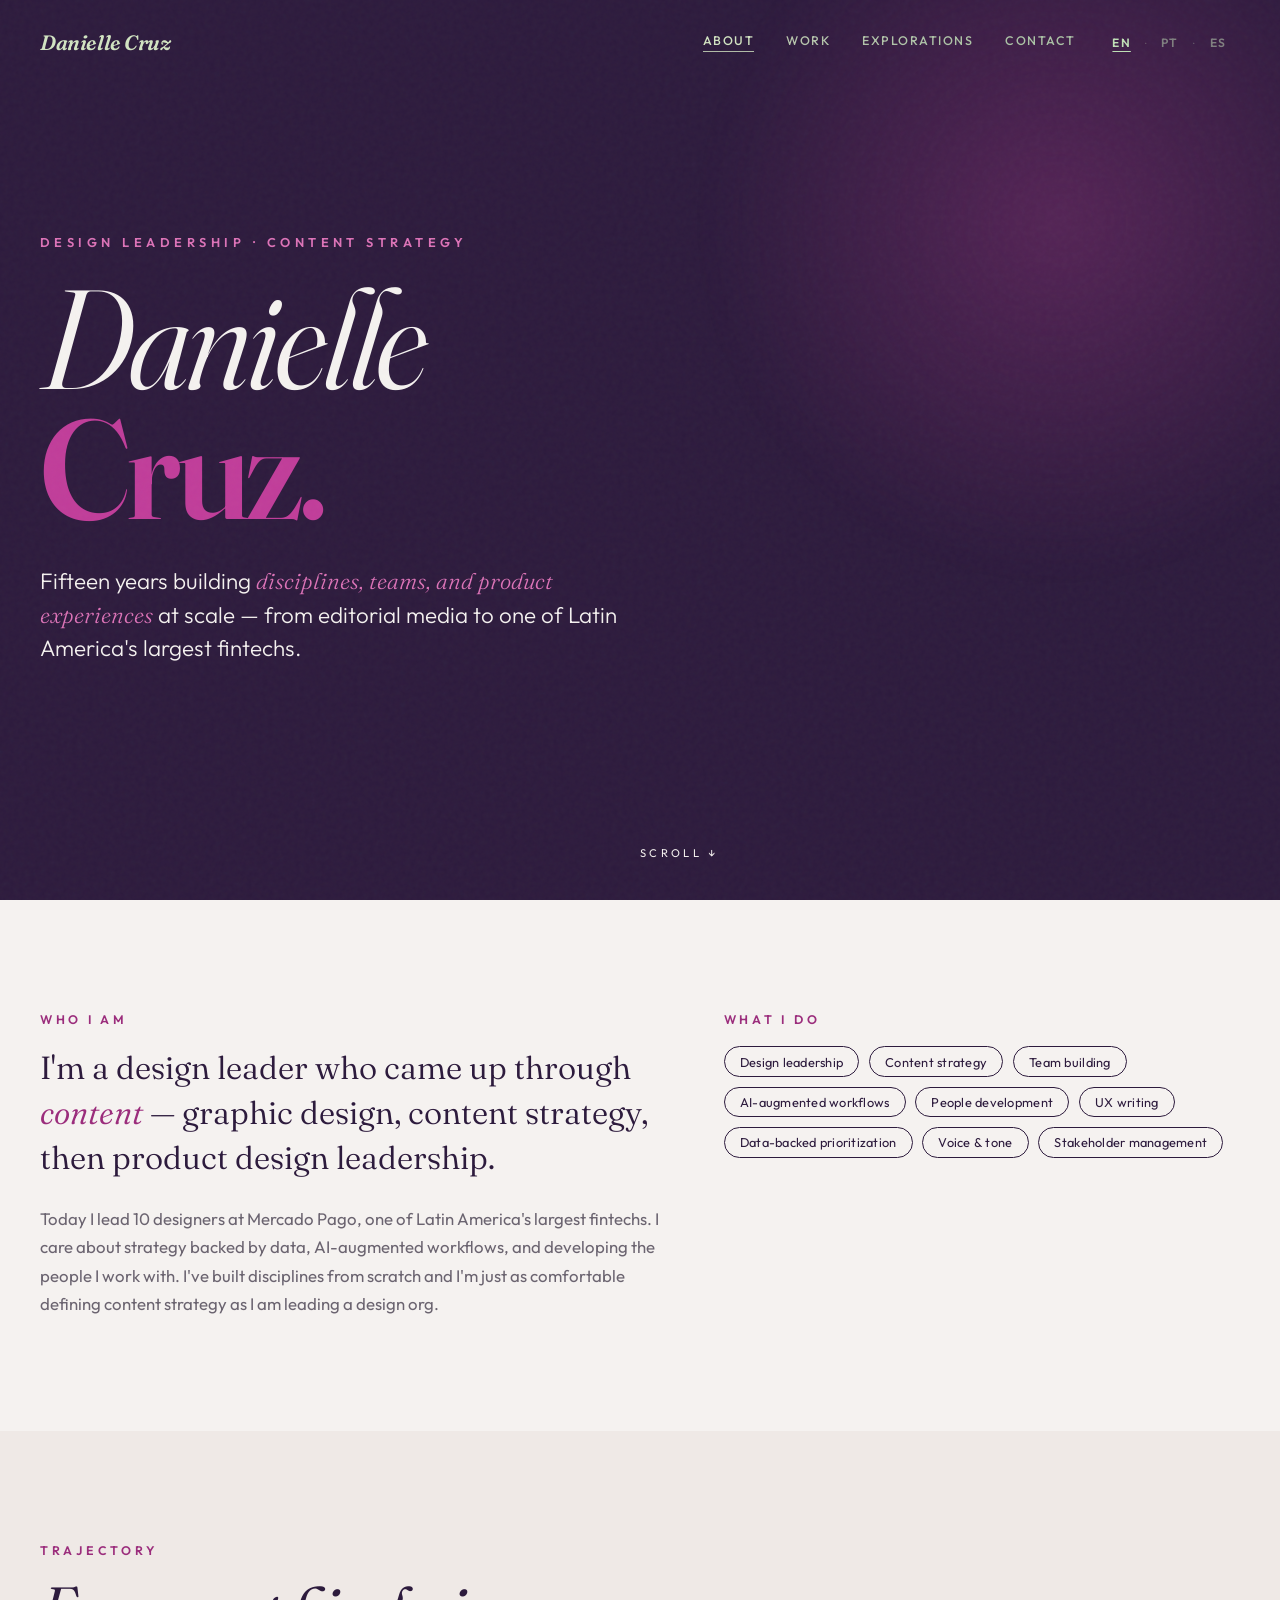
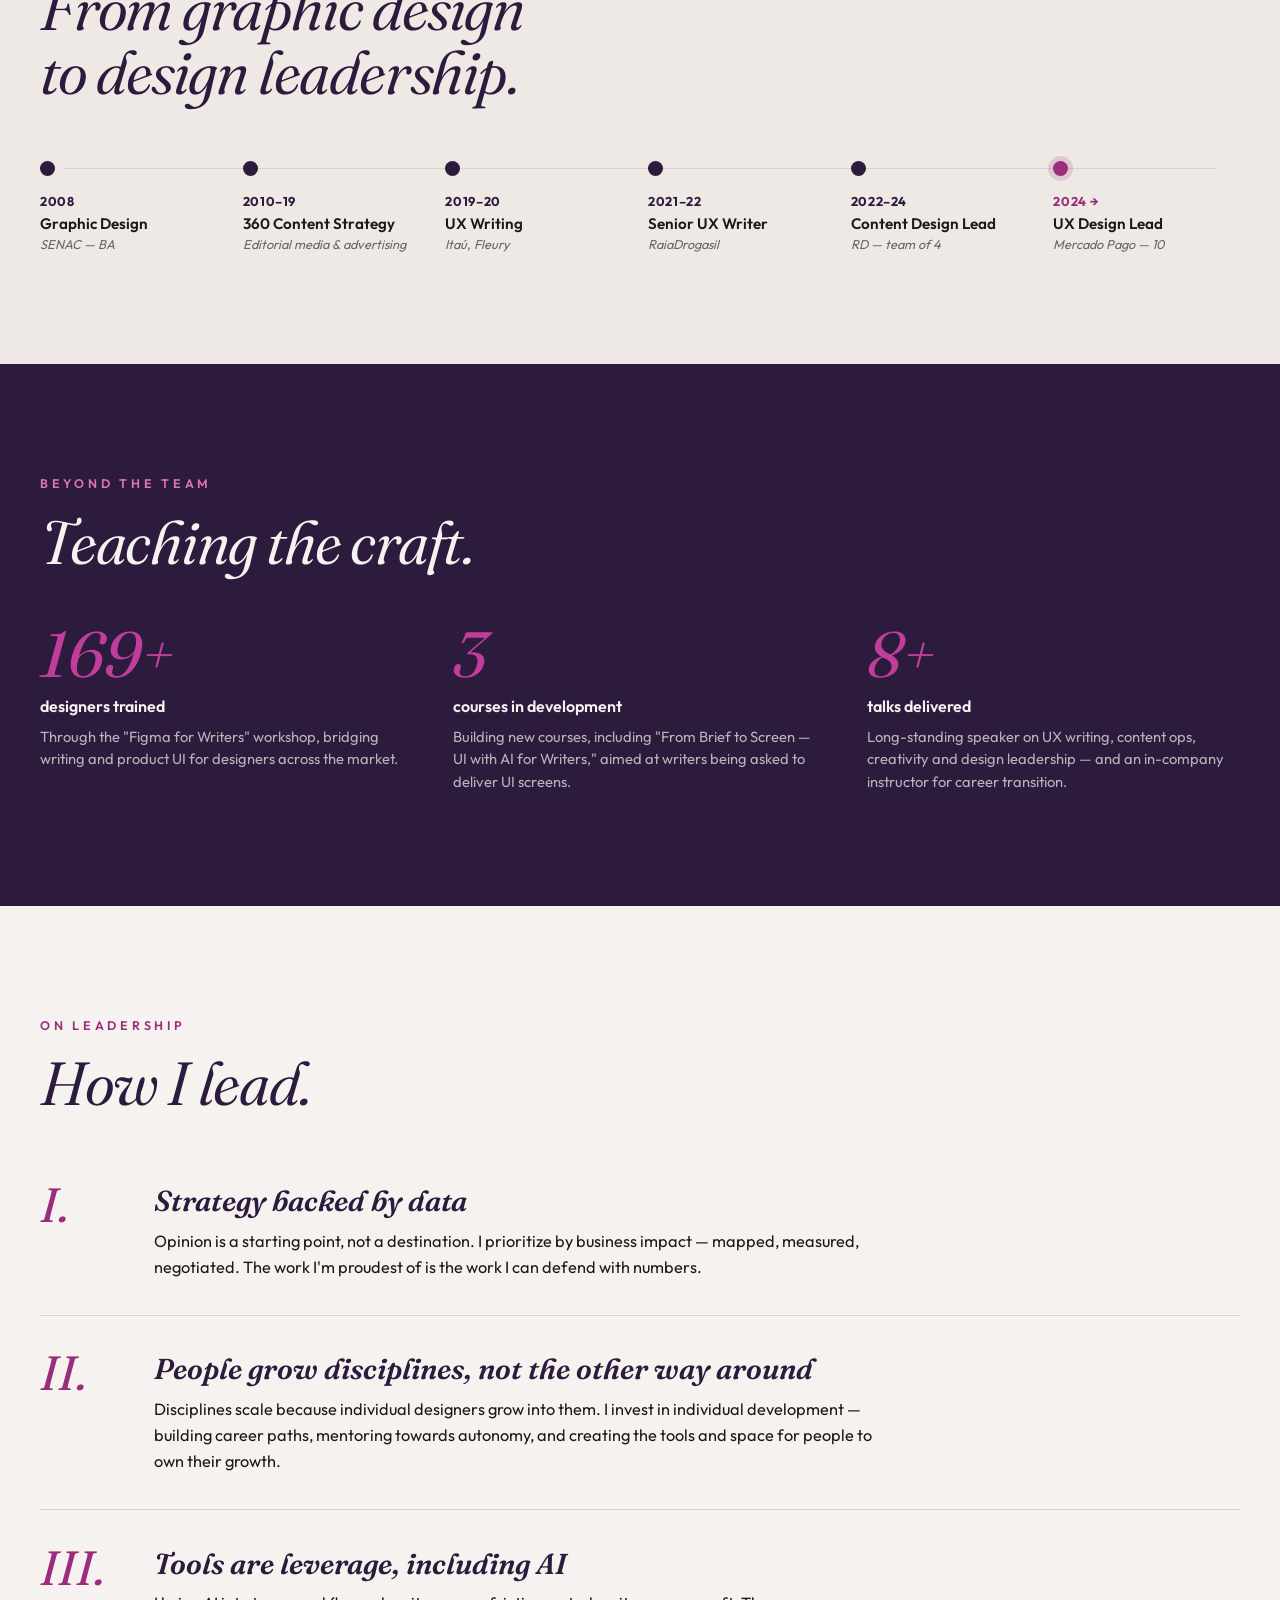
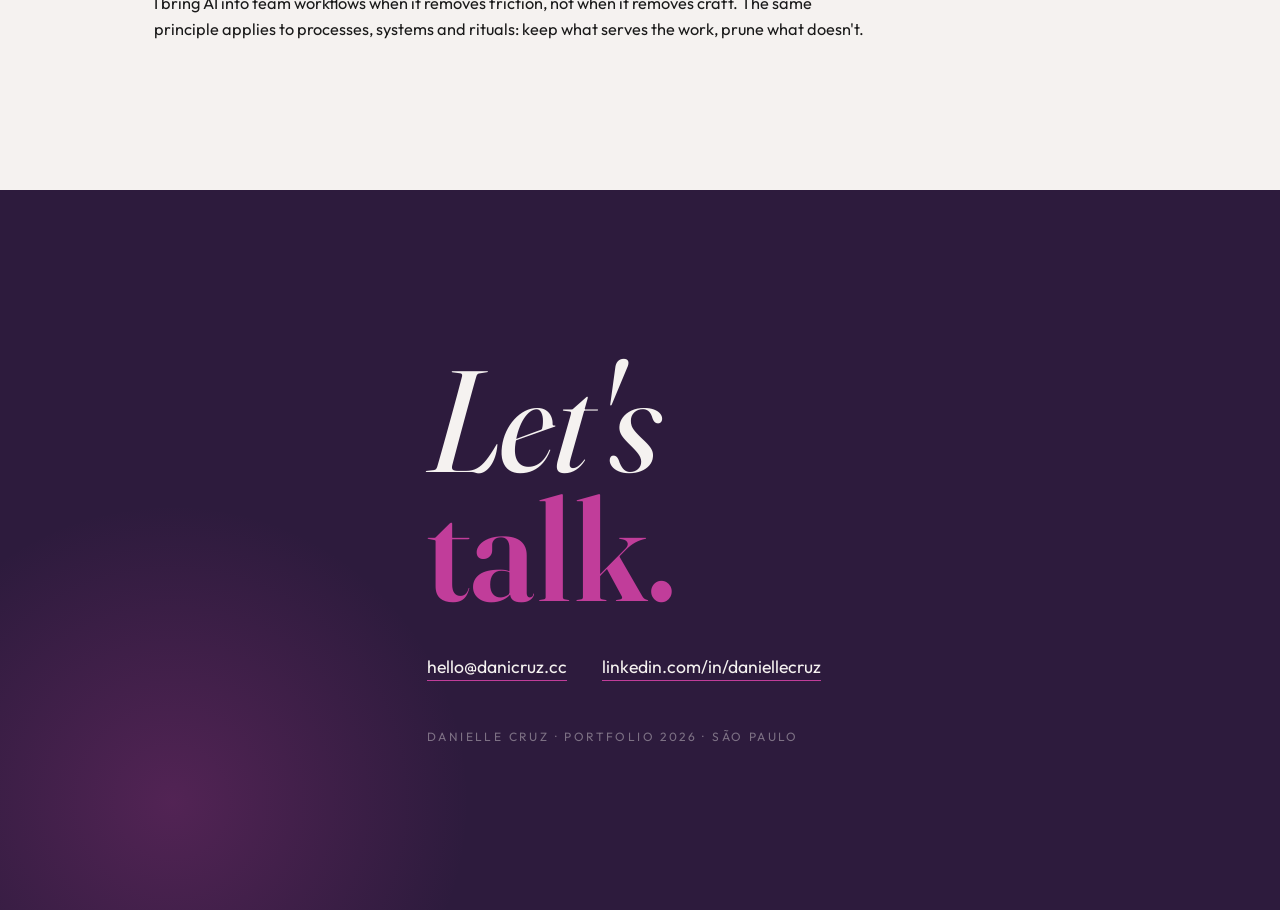
<file: index.html>
<!DOCTYPE html>
<html lang="en">
<head>
<meta charset="UTF-8">
<meta name="viewport" content="width=device-width, initial-scale=1.0">
<title>Danielle Cruz — Design Leadership</title>
<meta name="description" content="Danielle Cruz — design leader with fifteen years building disciplines, teams, and product experiences at scale, from editorial media to one of Latin America's largest fintechs.">
<link rel="canonical" href="https://danicruz.cc/">
<meta property="og:type" content="website">
<meta property="og:url" content="https://danicruz.cc/">
<meta property="og:title" content="Danielle Cruz — Design Leadership">
<meta property="og:description" content="Fifteen years building disciplines, teams, and product experiences at scale — from editorial media to one of Latin America's largest fintechs.">
<meta property="og:image" content="https://danicruz.cc/assets/img/og-image.png">
<meta property="og:image:width" content="1200">
<meta property="og:image:height" content="630">
<meta name="twitter:card" content="summary_large_image">
<meta name="twitter:title" content="Danielle Cruz — Design Leadership">
<meta name="twitter:description" content="Fifteen years building disciplines, teams, and product experiences at scale.">
<meta name="twitter:image" content="https://danicruz.cc/assets/img/og-image.png">
<meta name="theme-color" content="#2D1B3D">
<link rel="icon" type="image/png" sizes="32x32" href="assets/icons/favicon-32.png">
<link rel="icon" type="image/png" sizes="16x16" href="assets/icons/favicon-16.png">
<link rel="apple-touch-icon" sizes="180x180" href="assets/icons/apple-touch-icon.png">
<link rel="preconnect" href="https://fonts.googleapis.com">
<link rel="preconnect" href="https://fonts.gstatic.com" crossorigin>
<link href="https://fonts.googleapis.com/css2?family=Fraunces:ital,opsz,wght@0,9..144,300..900;1,9..144,300..900&family=Outfit:wght@300;400;500;600;700&display=swap" rel="stylesheet">
<link rel="stylesheet" href="assets/css/site.css">
</head>
<body>
<nav>
  <div class="logo">Danielle Cruz</div>
  <div style="display:flex;align-items:center;">
    <div class="links" id="nav-links">
      <a href="index.html" class="active" data-i18n="nav_about">About</a>
      <a href="work.html" data-i18n="nav_work">Work</a>
      <a href="explorations.html" data-i18n="nav_explorations">Explorations</a>
      <a href="#contact" data-i18n="nav_contact">Contact</a>
    </div>
    <div class="lang-switch">
      <button data-lang="en" class="active">EN</button>
      <span class="sep">·</span>
      <button data-lang="pt">PT</button>
      <span class="sep">·</span>
      <button data-lang="es">ES</button>
    </div>
    <button class="nav-toggle" id="nav-toggle" aria-expanded="false" aria-controls="nav-links" aria-label="Open menu">
      <span></span>
    </button>
  </div>
</nav>
<!-- HERO -->
<header class="hero">
  <div class="hero-inner">
    <div class="eyebrow" data-i18n="hero_eyebrow">Design Leadership · Content Strategy</div>
    <h1>
      <span class="l1">Danielle</span>
      <span class="l2">Cruz.</span>
    </h1>
    <p class="tagline" data-i18n="hero_tagline">Fifteen years building <em>disciplines, teams, and product experiences</em> at scale — from editorial media to one of Latin America's largest fintechs.</p>
  </div>
  <div class="scroll-hint" data-i18n="hero_scroll">Scroll ↓</div>
</header>
<!-- INTRO -->
<section id="about">
  <div class="wrap intro-grid">
    <div class="reveal">
      <div class="sec-label" data-i18n="about_label">Who I am</div>
      <p class="intro-lead" data-i18n="about_lead">I'm a design leader who came up through <em>content</em> — graphic design, content strategy, then product design leadership.</p>
      <p class="intro-body" data-i18n="about_body">Today I lead 10 designers at Mercado Pago, one of Latin America's largest fintechs. I care about strategy backed by data, AI-augmented workflows, and developing the people I work with. I've built disciplines from scratch and I'm just as comfortable defining content strategy as I am leading a design org.</p>
    </div>
    <div class="reveal">
      <div class="sec-label" data-i18n="about_what">What I do</div>
      <div class="tags">
        <span class="tag" data-i18n="tag_1">Design leadership</span>
        <span class="tag" data-i18n="tag_2">Content strategy</span>
        <span class="tag" data-i18n="tag_3">Team building</span>
        <span class="tag" data-i18n="tag_4">AI-augmented workflows</span>
        <span class="tag" data-i18n="tag_5">People development</span>
        <span class="tag" data-i18n="tag_6">UX writing</span>
        <span class="tag" data-i18n="tag_7">Data-backed prioritization</span>
        <span class="tag" data-i18n="tag_8">Voice &amp; tone</span>
        <span class="tag" data-i18n="tag_9">Stakeholder management</span>
      </div>
    </div>
  </div>
</section>
<!-- TIMELINE -->
<section class="timeline-sec">
  <div class="wrap">
    <div class="reveal">
      <div class="sec-label" data-i18n="tl_label">Trajectory</div>
      <h2 class="sec-title" data-i18n="tl_title">From graphic design<br>to design leadership.</h2>
    </div>
    <div class="tl">
      <div class="tl-item" style="--i:0"><span class="dot"></span><div class="yr">2008</div><div class="role" data-i18n="tl_r1">Graphic Design</div><div class="place" data-i18n="tl_p1">SENAC — BA</div></div>
      <div class="tl-item" style="--i:1"><span class="dot"></span><div class="yr">2010–19</div><div class="role" data-i18n="tl_r2">360 Content Strategy</div><div class="place" data-i18n="tl_p2">Editorial media &amp; advertising</div></div>
      <div class="tl-item" style="--i:2"><span class="dot"></span><div class="yr">2019–20</div><div class="role" data-i18n="tl_r3">UX Writing</div><div class="place">Itaú, Fleury</div></div>
      <div class="tl-item" style="--i:3"><span class="dot"></span><div class="yr">2021–22</div><div class="role" data-i18n="tl_r4">Senior UX Writer</div><div class="place">RaiaDrogasil</div></div>
      <div class="tl-item" style="--i:4"><span class="dot"></span><div class="yr">2022–24</div><div class="role" data-i18n="tl_r5">Content Design Lead</div><div class="place" data-i18n="tl_p5">RD — team of 4</div></div>
      <div class="tl-item" style="--i:5"><span class="dot"></span><div class="yr">2024 →</div><div class="role" data-i18n="tl_r6">UX Design Lead</div><div class="place" data-i18n="tl_p6">Mercado Pago — 10</div></div>
    </div>
  </div>
</section>
<!-- TEACHING -->
<section id="teaching" class="teach-sec">
  <div class="wrap">
    <div class="reveal">
      <div class="sec-label" data-i18n="teach_label">Beyond the team</div>
      <h2 class="sec-title" data-i18n="teach_title">Teaching the craft.</h2>
    </div>
    <div class="teach-grid">
      <div class="teach reveal"><div class="tn" data-count="200" data-suffix="+">0</div><div class="tt" data-i18n="teach_t1">designers trained</div><div class="td" data-i18n="teach_d1">Through the "Figma for Writers" workshop, bridging writing and product UI for designers across the market.</div></div>
      <div class="teach reveal"><div class="tn" data-count="3">0</div><div class="tt" data-i18n="teach_t2">courses in development</div><div class="td" data-i18n="teach_d2">Building new courses, including "From Brief to Screen — UI with AI for Writers," aimed at writers being asked to deliver UI screens.</div></div>
      <div class="teach reveal"><div class="tn" data-count="10" data-suffix="+">0</div><div class="tt" data-i18n="teach_t3">talks delivered</div><div class="td" data-i18n="teach_d3">Long-standing speaker on UX writing, content ops, creativity and design leadership — and an in-company instructor for career transition.</div></div>
    </div>
  </div>
</section>
<!-- PRINCIPLES -->
<section id="leadership">
  <div class="wrap">
    <div class="reveal">
      <div class="sec-label" data-i18n="lead_label">On leadership</div>
      <h2 class="sec-title" data-i18n="lead_title">How I lead.</h2>
    </div>
    <div class="principles">
      <div class="principle reveal">
        <div class="pnum">I.</div>
        <div>
          <div class="ph" data-i18n="p1_h">Strategy backed by data</div>
          <div class="pp" data-i18n="p1_p">Opinion is a starting point, not a destination. I prioritize by business impact — mapped, measured, negotiated. The work I'm proudest of is the work I can defend with numbers.</div>
        </div>
      </div>
      <div class="principle reveal">
        <div class="pnum">II.</div>
        <div>
          <div class="ph" data-i18n="p2_h">People grow disciplines, not the other way around</div>
          <div class="pp" data-i18n="p2_p">Disciplines scale because individual designers grow into them. I invest in individual development — building career paths, mentoring towards autonomy, and creating the tools and space for people to own their growth.</div>
        </div>
      </div>
      <div class="principle reveal">
        <div class="pnum">III.</div>
        <div>
          <div class="ph" data-i18n="p3_h">Tools are leverage, including AI</div>
          <div class="pp" data-i18n="p3_p">I bring AI into team workflows when it removes friction, not when it removes craft. The same principle applies to processes, systems and rituals: keep what serves the work, prune what doesn't.</div>
        </div>
      </div>
    </div>
  </div>
</section>
<!-- CONTACT -->
<section id="contact" class="contact">
  <div class="wrap">
    <div class="big reveal" data-i18n-html="contact_big">Let's<strong>talk.</strong></div>
    <div class="links reveal">
      <a href="mailto:hello@danicruz.cc">hello@danicruz.cc</a>
      <a href="https://linkedin.com/in/daniellecruz" target="_blank" rel="noopener">linkedin.com/in/daniellecruz</a>
    </div>
    <div class="footer-note" data-i18n="footer">Danielle Cruz · Portfolio 2026 · São Paulo</div>
  </div>
</section>
<script src="assets/js/site.js"></script>
</body>
</html>
</file>
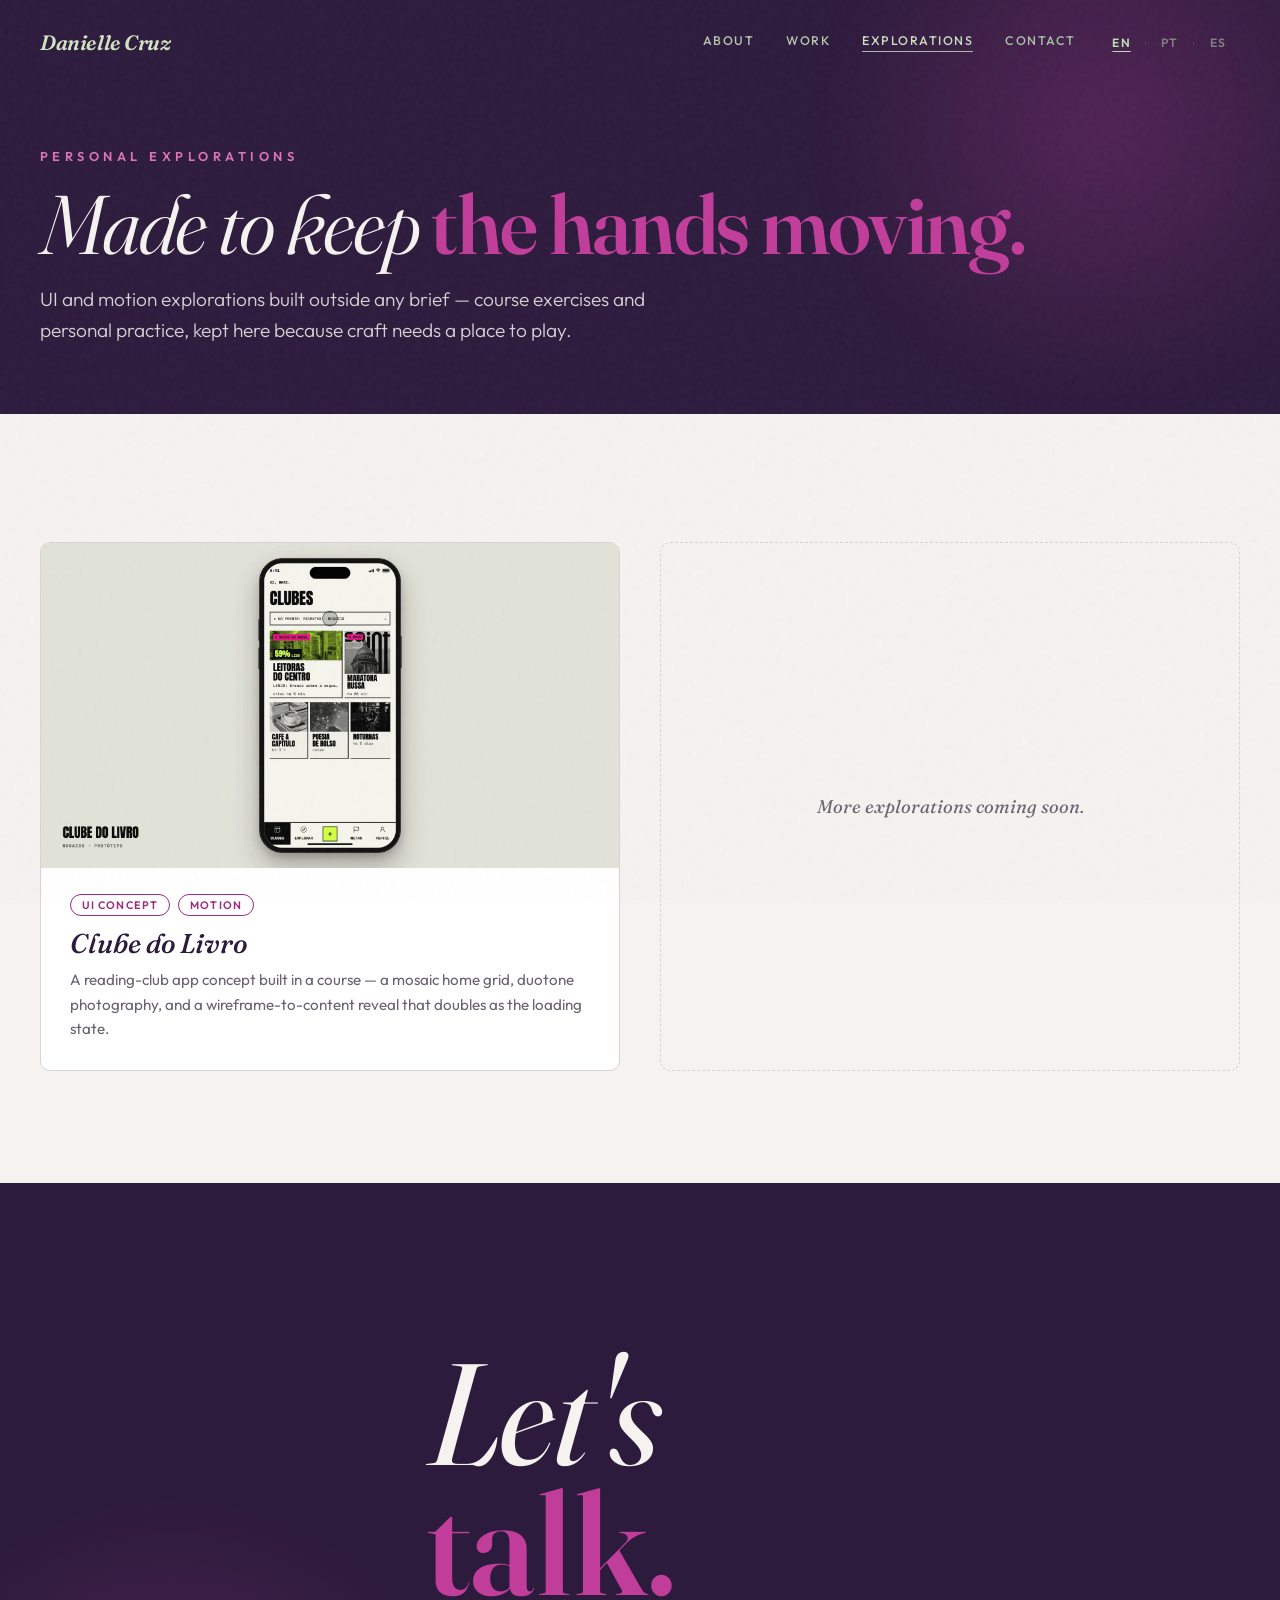
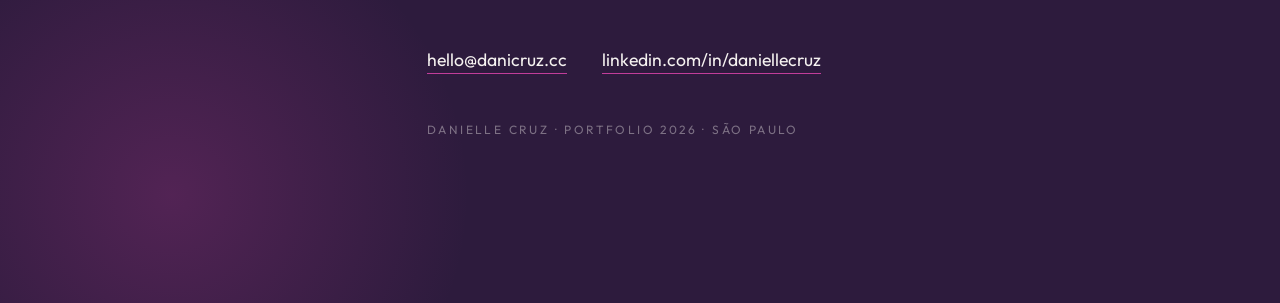
<file: explorations.html>
<!DOCTYPE html>
<html lang="en">
<head>
<meta charset="UTF-8">
<meta name="viewport" content="width=device-width, initial-scale=1.0">
<title>Explorations — Danielle Cruz</title>
<meta name="description" content="Personal UI and motion explorations by Danielle Cruz, made outside any brief — course exercises and independent practice.">
<link rel="canonical" href="https://danicruz.cc/explorations.html">
<meta property="og:type" content="website">
<meta property="og:url" content="https://danicruz.cc/explorations.html">
<meta property="og:title" content="Explorations — Danielle Cruz">
<meta property="og:description" content="Personal UI and motion explorations, made outside any brief.">
<meta property="og:image" content="https://danicruz.cc/assets/img/og-image.png">
<meta property="og:image:width" content="1200">
<meta property="og:image:height" content="630">
<meta name="twitter:card" content="summary_large_image">
<meta name="twitter:title" content="Explorations — Danielle Cruz">
<meta name="twitter:image" content="https://danicruz.cc/assets/img/og-image.png">
<meta name="theme-color" content="#2D1B3D">
<link rel="icon" type="image/png" sizes="32x32" href="assets/icons/favicon-32.png">
<link rel="icon" type="image/png" sizes="16x16" href="assets/icons/favicon-16.png">
<link rel="apple-touch-icon" sizes="180x180" href="assets/icons/apple-touch-icon.png">
<link rel="preconnect" href="https://fonts.googleapis.com">
<link rel="preconnect" href="https://fonts.gstatic.com" crossorigin>
<link href="https://fonts.googleapis.com/css2?family=Fraunces:ital,opsz,wght@0,9..144,300..900;1,9..144,300..900&family=Outfit:wght@300;400;500;600;700&display=swap" rel="stylesheet">
<link rel="stylesheet" href="assets/css/site.css">
</head>
<body>
<nav>
  <div class="logo">Danielle Cruz</div>
  <div style="display:flex;align-items:center;">
    <div class="links" id="nav-links">
      <a href="index.html" data-i18n="nav_about">About</a>
      <a href="work.html" data-i18n="nav_work">Work</a>
      <a href="explorations.html" class="active" data-i18n="nav_explorations">Explorations</a>
      <a href="#contact" data-i18n="nav_contact">Contact</a>
    </div>
    <div class="lang-switch">
      <button data-lang="en" class="active">EN</button>
      <span class="sep">·</span>
      <button data-lang="pt">PT</button>
      <span class="sep">·</span>
      <button data-lang="es">ES</button>
    </div>
    <button class="nav-toggle" id="nav-toggle" aria-expanded="false" aria-controls="nav-links" aria-label="Open menu">
      <span></span>
    </button>
  </div>
</nav>
<!-- PAGE HERO -->
<header class="page-hero">
  <div class="page-hero-inner">
    <div class="eyebrow" data-i18n="expl_eyebrow">Personal Explorations</div>
    <h1 data-i18n-html="expl_title">Made to keep <strong>the hands moving.</strong></h1>
    <p class="intro" data-i18n="expl_intro">UI and motion explorations built outside any brief — course exercises and personal practice, kept here because craft needs a place to play.</p>
  </div>
</header>
<!-- EXPLORATIONS GRID -->
<section>
  <div class="wrap">
    <div class="expl-grid">
      <div class="expl-card reveal">
        <div class="expl-media">
          <video autoplay muted loop playsinline preload="metadata" poster="assets/img/clube-do-livro-poster.jpg">
            <source src="assets/video/clube-do-livro-mosaico.mp4" type="video/mp4">
          </video>
        </div>
        <div class="expl-body">
          <div class="expl-tags">
            <span class="expl-tag" data-i18n="expl1_tag1">UI Concept</span>
            <span class="expl-tag" data-i18n="expl1_tag2">Motion</span>
          </div>
          <div class="expl-title" data-i18n="expl1_title">Clube do Livro</div>
          <div class="expl-desc" data-i18n="expl1_desc">A reading-club app concept built in a course — a mosaic home grid, duotone photography, and a wireframe-to-content reveal that doubles as the loading state.</div>
        </div>
      </div>
      <div class="expl-soon reveal">
        <div class="expl-soon-text" data-i18n="expl_soon">More explorations coming soon.</div>
      </div>
    </div>
  </div>
</section>
<!-- CONTACT -->
<section id="contact" class="contact">
  <div class="wrap">
    <div class="big reveal" data-i18n-html="contact_big">Let's<strong>talk.</strong></div>
    <div class="links reveal">
      <a href="mailto:hello@danicruz.cc">hello@danicruz.cc</a>
      <a href="https://linkedin.com/in/daniellecruz" target="_blank" rel="noopener">linkedin.com/in/daniellecruz</a>
    </div>
    <div class="footer-note" data-i18n="footer">Danielle Cruz · Portfolio 2026 · São Paulo</div>
  </div>
</section>
<script src="assets/js/site.js"></script>
</body>
</html>
</file>
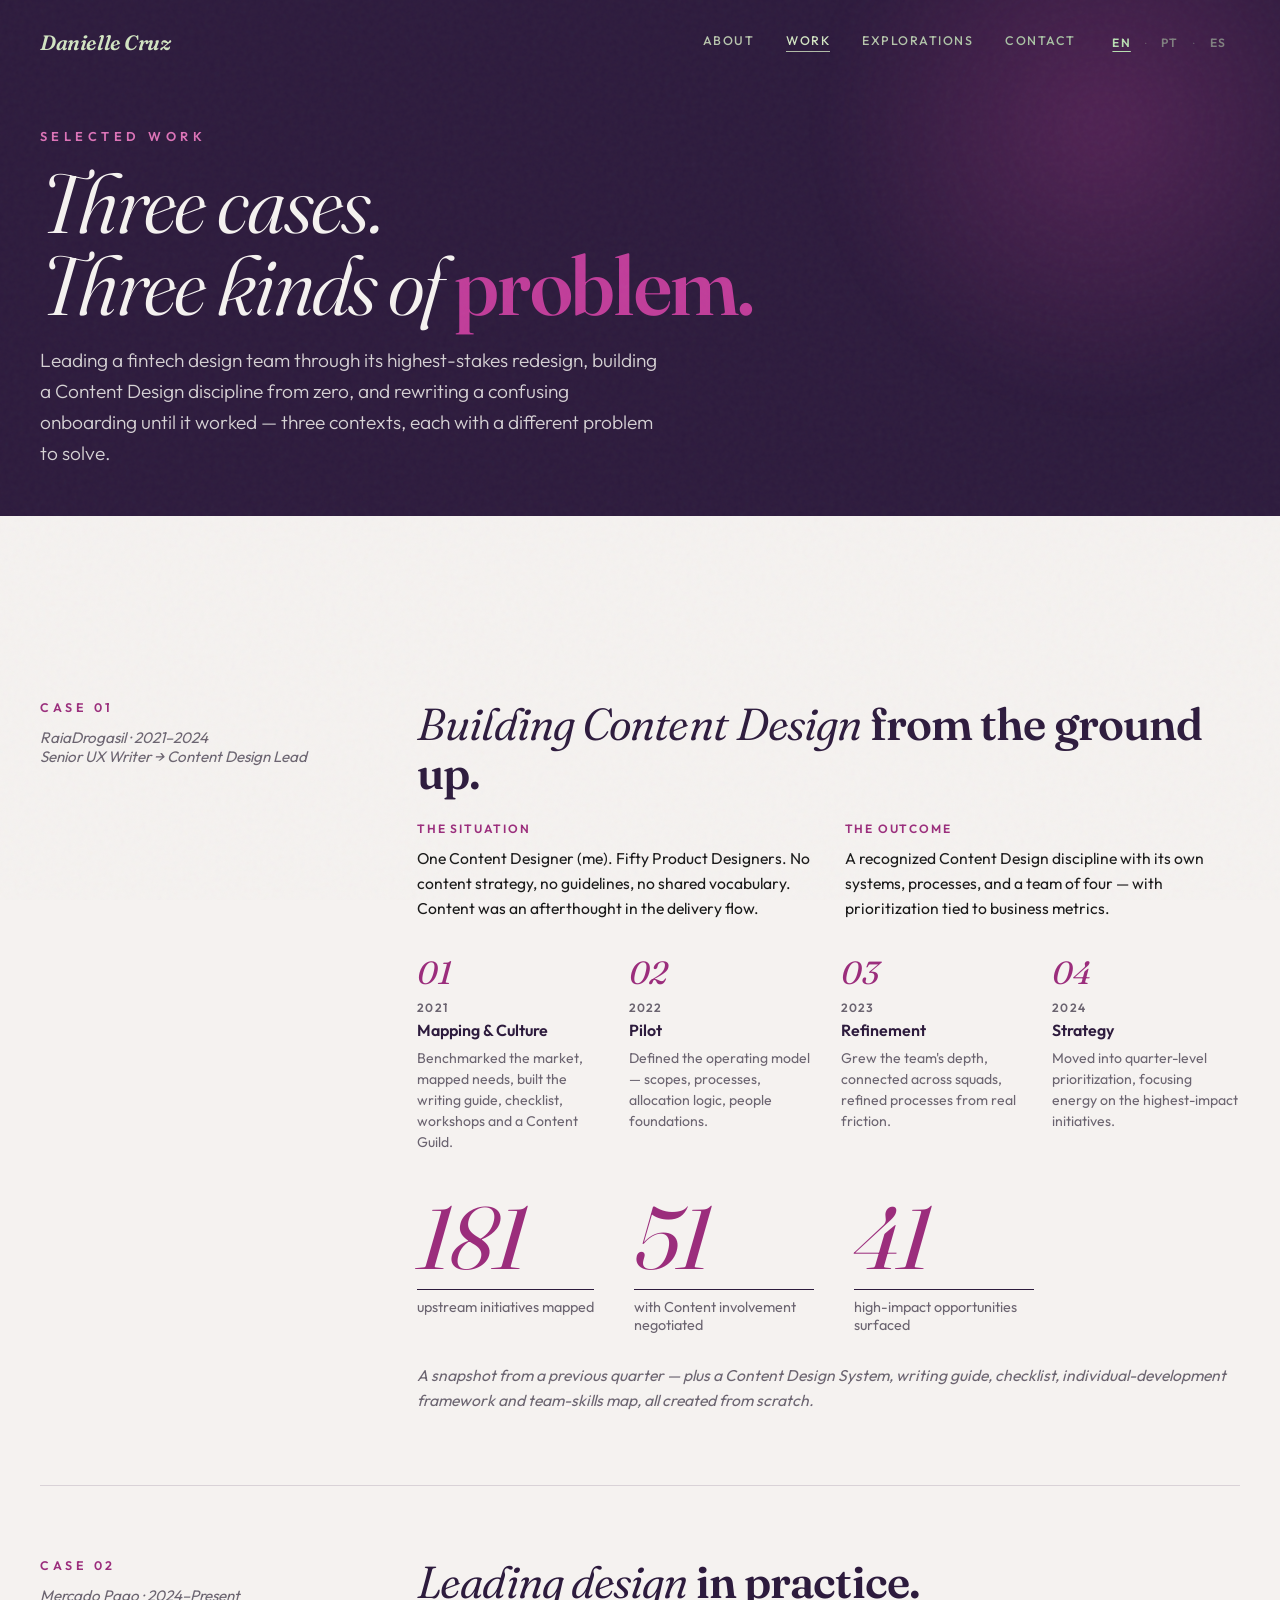
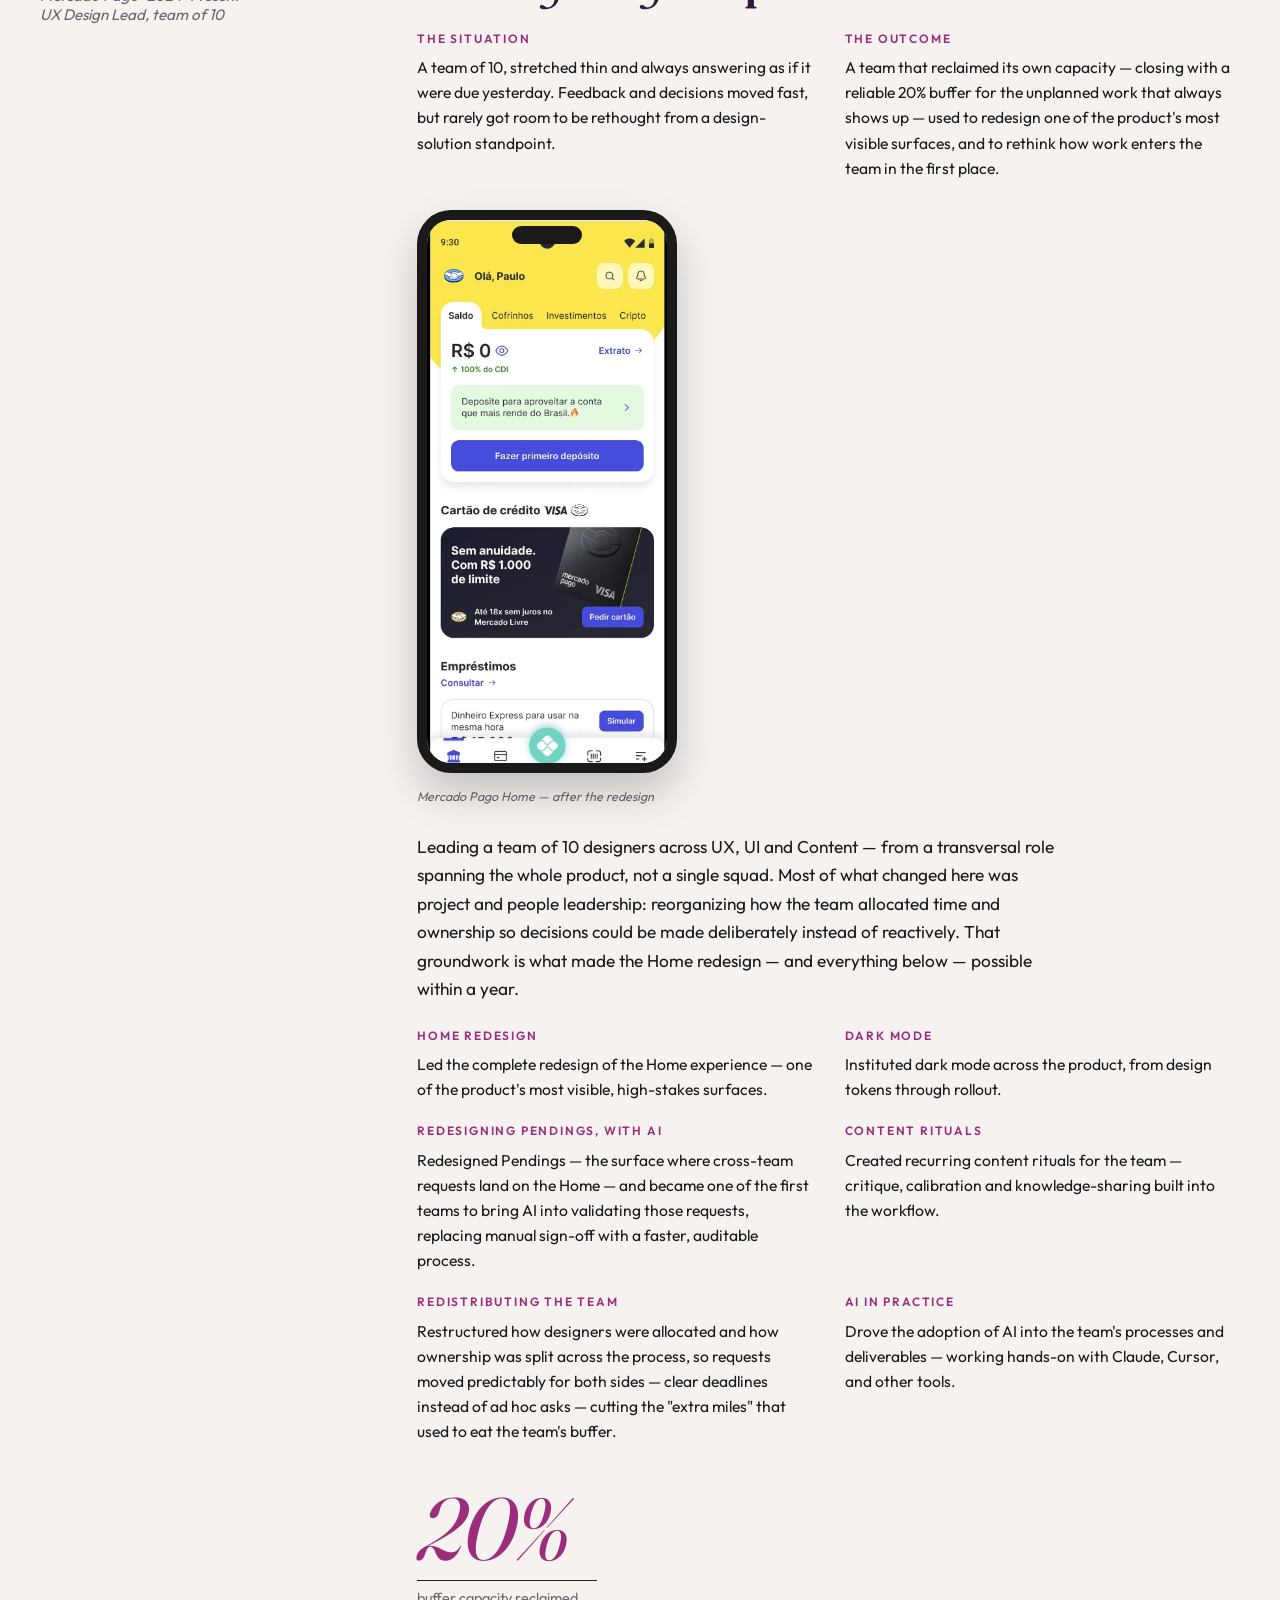
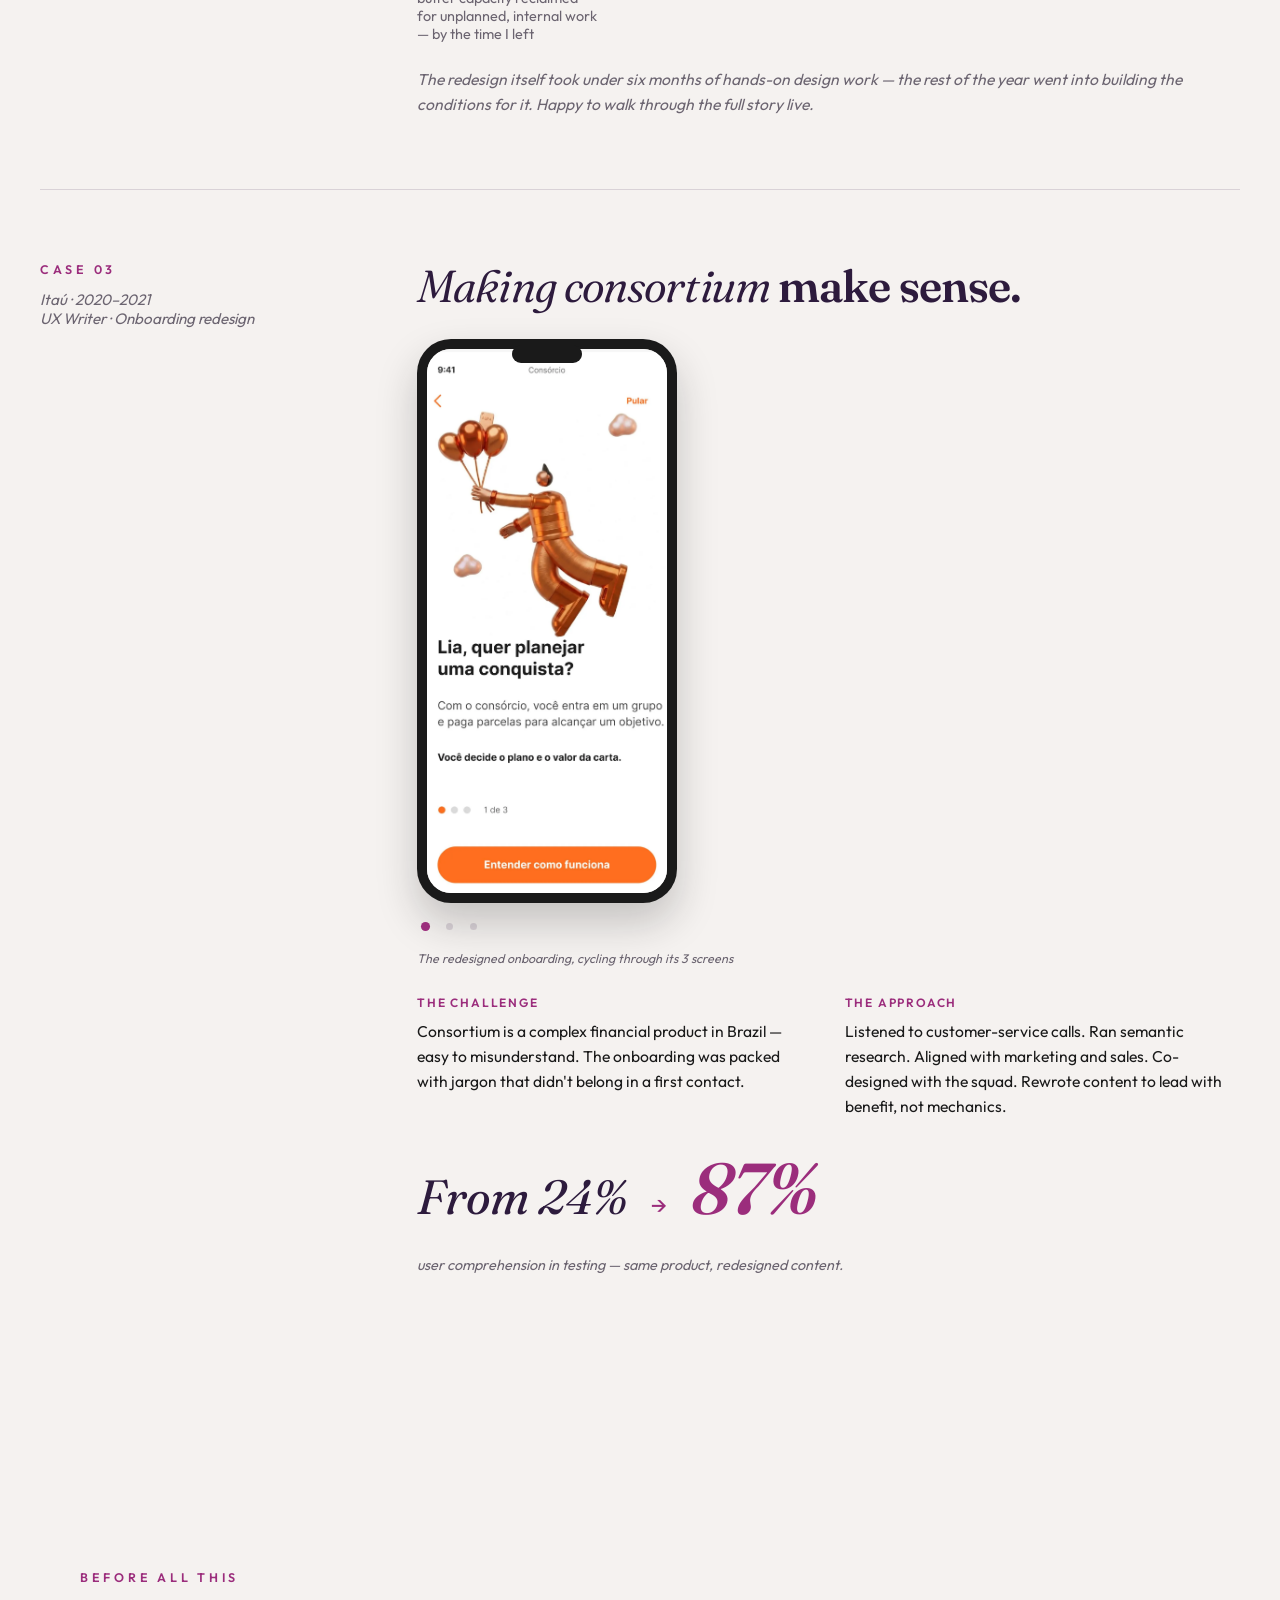
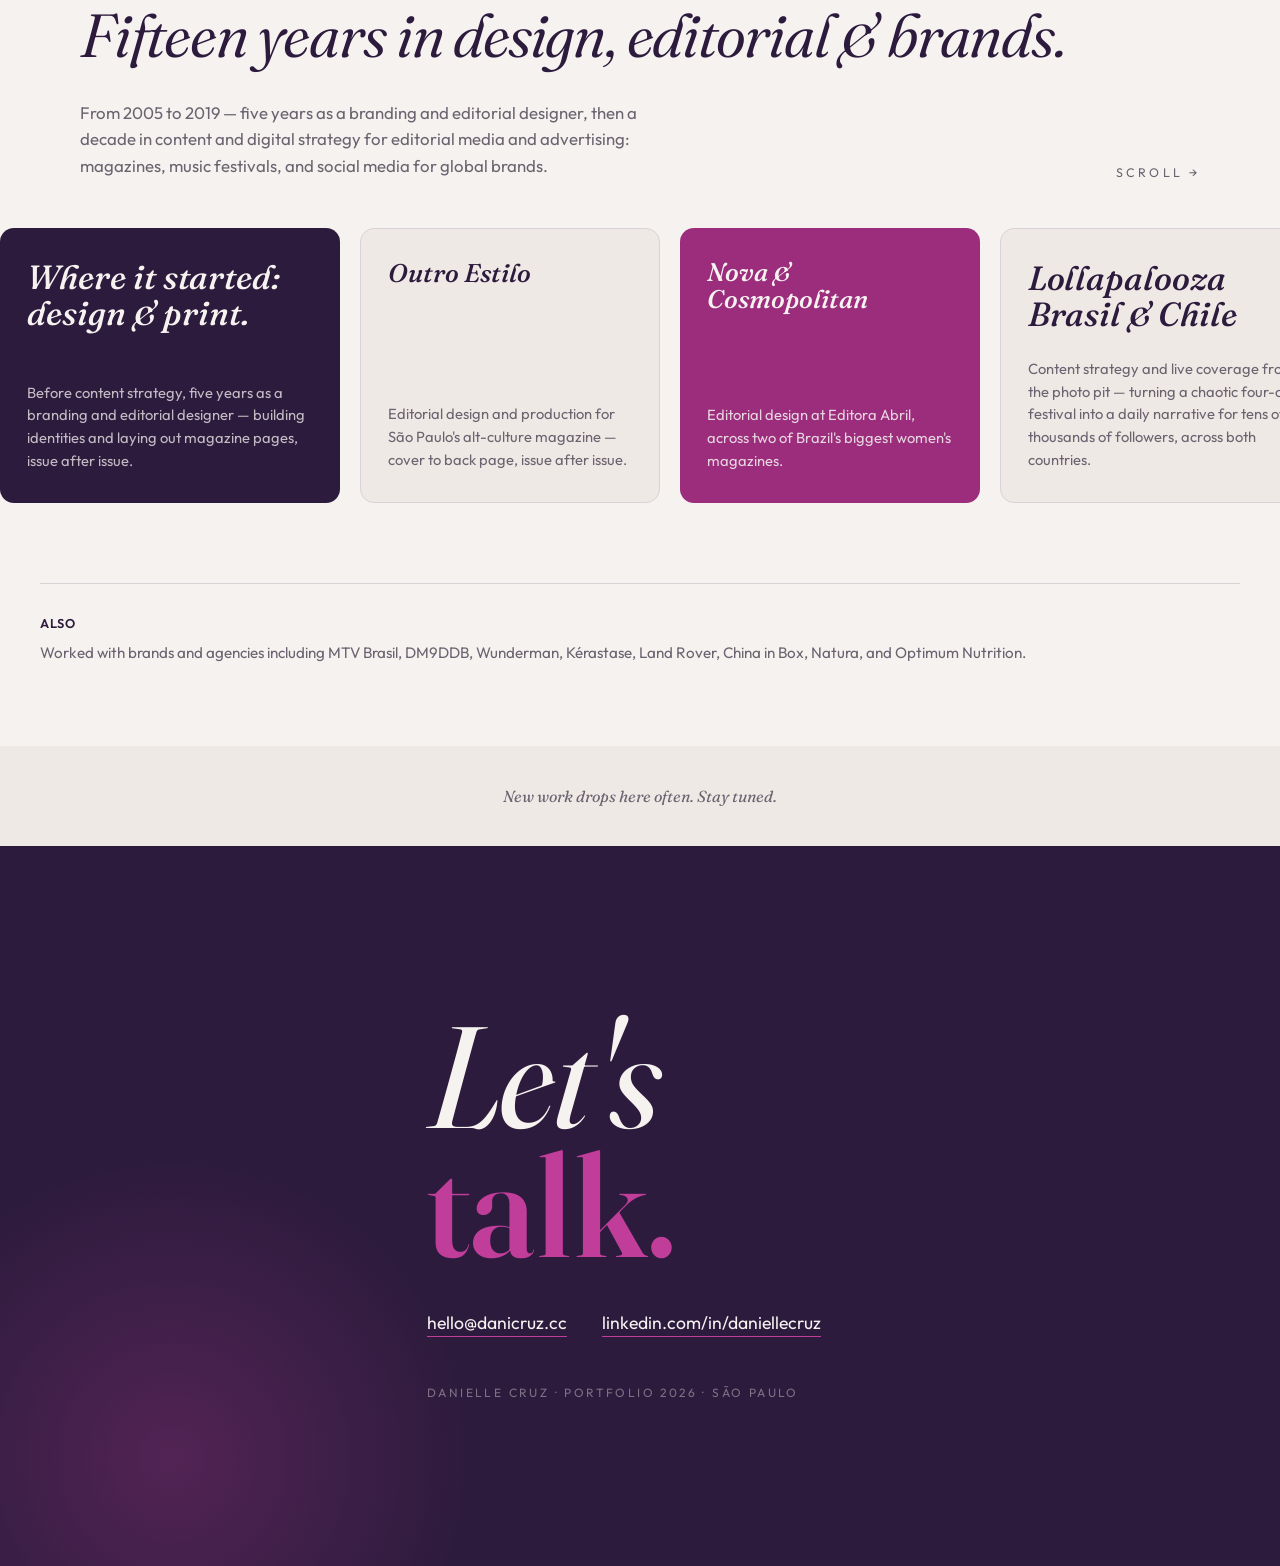
<file: work.html>
<!DOCTYPE html>
<html lang="en">
<head>
<meta charset="UTF-8">
<meta name="viewport" content="width=device-width, initial-scale=1.0">
<title>Work — Danielle Cruz</title>
<meta name="description" content="Selected work by Danielle Cruz: leading design at Mercado Pago, building Content Design from scratch at RaiaDrogasil, and a redesigned onboarding at Itaú.">
<link rel="canonical" href="https://danicruz.cc/work.html">
<meta property="og:type" content="website">
<meta property="og:url" content="https://danicruz.cc/work.html">
<meta property="og:title" content="Work — Danielle Cruz">
<meta property="og:description" content="Selected work: leading design at Mercado Pago, building Content Design from scratch at RaiaDrogasil, and a redesigned onboarding at Itaú.">
<meta property="og:image" content="https://danicruz.cc/assets/img/og-image.png">
<meta property="og:image:width" content="1200">
<meta property="og:image:height" content="630">
<meta name="twitter:card" content="summary_large_image">
<meta name="twitter:title" content="Work — Danielle Cruz">
<meta name="twitter:image" content="https://danicruz.cc/assets/img/og-image.png">
<meta name="theme-color" content="#2D1B3D">
<link rel="icon" type="image/png" sizes="32x32" href="assets/icons/favicon-32.png">
<link rel="icon" type="image/png" sizes="16x16" href="assets/icons/favicon-16.png">
<link rel="apple-touch-icon" sizes="180x180" href="assets/icons/apple-touch-icon.png">
<link rel="preconnect" href="https://fonts.googleapis.com">
<link rel="preconnect" href="https://fonts.gstatic.com" crossorigin>
<link href="https://fonts.googleapis.com/css2?family=Fraunces:ital,opsz,wght@0,9..144,300..900;1,9..144,300..900&family=Outfit:wght@300;400;500;600;700&display=swap" rel="stylesheet">
<link rel="stylesheet" href="assets/css/site.css">
</head>
<body>
<nav>
  <div class="logo">Danielle Cruz</div>
  <div style="display:flex;align-items:center;">
    <div class="links" id="nav-links">
      <a href="index.html" data-i18n="nav_about">About</a>
      <a href="work.html" class="active" data-i18n="nav_work">Work</a>
      <a href="explorations.html" data-i18n="nav_explorations">Explorations</a>
      <a href="#contact" data-i18n="nav_contact">Contact</a>
    </div>
    <div class="lang-switch">
      <button data-lang="en" class="active">EN</button>
      <span class="sep">·</span>
      <button data-lang="pt">PT</button>
      <span class="sep">·</span>
      <button data-lang="es">ES</button>
    </div>
    <button class="nav-toggle" id="nav-toggle" aria-expanded="false" aria-controls="nav-links" aria-label="Open menu">
      <span></span>
    </button>
  </div>
</nav>
<!-- PAGE HERO -->
<header class="page-hero">
  <div class="page-hero-inner">
    <div class="eyebrow" data-i18n="work_eyebrow">Selected work</div>
    <h1 data-i18n-html="work_h1">Three cases.<br>Three kinds of <strong>problem.</strong></h1>
    <p class="intro" data-i18n="work_intro">Leading a fintech design team through its highest-stakes redesign, building a Content Design discipline from zero, and rewriting a confusing onboarding until it worked — three contexts, each with a different problem to solve.</p>
  </div>
</header>
<!-- WORK -->
<section id="work">
  <div class="wrap">
    <!-- CASE 1 -->
    <div class="case reveal">
      <div class="case-meta">
        <div class="cn">Case 01</div>
        <div class="corg" data-i18n="c1_org">RaiaDrogasil · 2021–2024<br>Senior UX Writer → Content Design Lead</div>
      </div>
      <div>
        <h3 data-i18n="c1_title">Building Content Design <strong>from the ground up.</strong></h3>
        <div class="two-col">
          <div>
            <div class="col-label" data-i18n="c1_sit_label">The situation</div>
            <div class="col-body" data-i18n="c1_sit_body">One Content Designer (me). Fifty Product Designers. No content strategy, no guidelines, no shared vocabulary. Content was an afterthought in the delivery flow.</div>
          </div>
          <div>
            <div class="col-label" data-i18n="c1_out_label">The outcome</div>
            <div class="col-body" data-i18n="c1_out_body">A recognized Content Design discipline with its own systems, processes, and a team of four — with prioritization tied to business metrics.</div>
          </div>
        </div>
        <div class="phases">
          <div class="phase"><div class="pn">01</div><div class="pyr">2021</div><div class="pt" data-i18n="c1_ph1_t">Mapping &amp; Culture</div><div class="pd" data-i18n="c1_ph1_d">Benchmarked the market, mapped needs, built the writing guide, checklist, workshops and a Content Guild.</div></div>
          <div class="phase"><div class="pn">02</div><div class="pyr">2022</div><div class="pt" data-i18n="c1_ph2_t">Pilot</div><div class="pd" data-i18n="c1_ph2_d">Defined the operating model — scopes, processes, allocation logic, people foundations.</div></div>
          <div class="phase"><div class="pn">03</div><div class="pyr">2023</div><div class="pt" data-i18n="c1_ph3_t">Refinement</div><div class="pd" data-i18n="c1_ph3_d">Grew the team's depth, connected across squads, refined processes from real friction.</div></div>
          <div class="phase"><div class="pn">04</div><div class="pyr">2024</div><div class="pt" data-i18n="c1_ph4_t">Strategy</div><div class="pd" data-i18n="c1_ph4_d">Moved into quarter-level prioritization, focusing energy on the highest-impact initiatives.</div></div>
        </div>
        <div class="stats" data-stats>
          <div class="stat"><div class="num" data-count="181">0</div><div class="sl" data-i18n="c1_s1">upstream initiatives mapped</div></div>
          <div class="stat"><div class="num" data-count="51">0</div><div class="sl" data-i18n="c1_s2">with Content involvement negotiated</div></div>
          <div class="stat"><div class="num" data-count="41">0</div><div class="sl" data-i18n="c1_s3">high-impact opportunities surfaced</div></div>
        </div>
        <p class="col-body" style="margin-top:1.8rem;font-style:italic;color:var(--gray)" data-i18n="c1_note">A snapshot from a previous quarter — plus a Content Design System, writing guide, checklist, individual-development framework and team-skills map, all created from scratch.</p>
      </div>
    </div>
    <!-- CASE 2 -->
    <div class="case reveal">
      <div class="case-meta">
        <div class="cn">Case 02</div>
        <div class="corg" data-i18n="c2_org">Mercado Pago · 2024–Present<br>UX Design Lead, team of 10</div>
      </div>
      <div>
        <h3 data-i18n="c2_title">Leading design <strong>in practice.</strong></h3>
        <div class="two-col">
          <div>
            <div class="col-label" data-i18n="c2_sit_label">The situation</div>
            <div class="col-body" data-i18n="c2_sit_body">A team of 10, stretched thin and always answering as if it were due yesterday. Feedback and decisions moved fast, but rarely got room to be rethought from a design-solution standpoint.</div>
          </div>
          <div>
            <div class="col-label" data-i18n="c2_out_label">The outcome</div>
            <div class="col-body" data-i18n="c2_out_body">A team that reclaimed its own capacity — closing with a reliable 20% buffer for the unplanned work that always shows up — used to redesign one of the product's most visible surfaces, and to rethink how work enters the team in the first place.</div>
          </div>
        </div>
        <div class="phone-showcase">
          <div class="phone-mock">
            <div class="phone-screen">
              <img class="phone-slide active" src="assets/img/case2-mercadopago-home.webp" width="738" height="1794" loading="lazy" decoding="async" alt="Mercado Pago home screen — after the redesign, showing balance, credit card and loans modules">
              <div class="phone-island"></div>
            </div>
          </div>
          <span class="phone-caption" data-i18n="c2_img_caption">Mercado Pago Home — after the redesign</span>
        </div>
        <p class="lead" data-i18n="c2_lead">Leading a team of 10 designers across UX, UI and Content — from a transversal role spanning the whole product, not a single squad. Most of what changed here was project and people leadership: reorganizing how the team allocated time and ownership so decisions could be made deliberately instead of reactively. That groundwork is what made the Home redesign — and everything below — possible within a year.</p>
        <div class="two-col" style="gap:1.3rem 2rem">
          <div><div class="col-label" data-i18n="c2_b1_l">Home redesign</div><div class="col-body" data-i18n="c2_b1_d">Led the complete redesign of the Home experience — one of the product's most visible, high-stakes surfaces.</div></div>
          <div><div class="col-label" data-i18n="c2_b4_l">Dark mode</div><div class="col-body" data-i18n="c2_b4_d">Instituted dark mode across the product, from design tokens through rollout.</div></div>
          <div><div class="col-label" data-i18n="c2_b5_l">Redesigning Pendings, with AI</div><div class="col-body" data-i18n="c2_b5_d">Redesigned Pendings — the surface where cross-team requests land on the Home — and became one of the first teams to bring AI into validating those requests, replacing manual sign-off with a faster, auditable process.</div></div>
          <div><div class="col-label" data-i18n="c2_b6_l">Content rituals</div><div class="col-body" data-i18n="c2_b6_d">Created recurring content rituals for the team — critique, calibration and knowledge-sharing built into the workflow.</div></div>
          <div><div class="col-label" data-i18n="c2_b7_l">Redistributing the team</div><div class="col-body" data-i18n="c2_b7_d">Restructured how designers were allocated and how ownership was split across the process, so requests moved predictably for both sides — clear deadlines instead of ad hoc asks — cutting the "extra miles" that used to eat the team's buffer.</div></div>
          <div><div class="col-label" data-i18n="c2_b3_l">AI in practice</div><div class="col-body" data-i18n="c2_b3_d">Drove the adoption of AI into the team's processes and deliverables — working hands-on with Claude, Cursor, and other tools.</div></div>
        </div>
        <div class="stats" data-stats>
          <div class="stat"><div class="num" data-count="20" data-suffix="%">0</div><div class="sl" data-i18n="c2_stat_sl">buffer capacity reclaimed for unplanned, internal work — by the time I left</div></div>
        </div>
        <p class="col-body" style="margin-top:1.5rem;font-style:italic;color:var(--gray)" data-i18n="c2_note">The redesign itself took under six months of hands-on design work — the rest of the year went into building the conditions for it. Happy to walk through the full story live.</p>
      </div>
    </div>
    <!-- CASE 3 -->
    <div class="case reveal">
      <div class="case-meta">
        <div class="cn">Case 03</div>
        <div class="corg" data-i18n="c3_org">Itaú · 2020–2021<br>UX Writer · Onboarding redesign</div>
      </div>
      <div>
        <h3 data-i18n="c3_title">Making consortium <strong>make sense.</strong></h3>
        <div class="phone-showcase">
          <div class="phone-mock">
            <div class="phone-screen" id="c3-phone-screen">
              <img class="phone-slide active" src="assets/img/case3-onboarding-1.webp" width="1097" height="2323" loading="lazy" decoding="async" alt="Redesigned onboarding, screen 1 of 3 — Lia, quer planejar uma conquista?">
              <img class="phone-slide" src="assets/img/case3-onboarding-2.webp" width="327" height="700" loading="lazy" decoding="async" alt="Redesigned onboarding, screen 2 of 3 — Em grupo, fica mais acessível">
              <img class="phone-slide" src="assets/img/case3-onboarding-3.webp" width="330" height="700" loading="lazy" decoding="async" alt="Redesigned onboarding, screen 3 of 3 — Duas formas de ser contemplada">
            </div>
            <div class="phone-island"></div>
          </div>
          <div class="phone-dots" id="c3-phone-dots" role="tablist" aria-label="Onboarding screens">
            <button type="button" role="tab" aria-current="true" aria-label="Screen 1 of 3"><span></span></button>
            <button type="button" role="tab" aria-current="false" aria-label="Screen 2 of 3"><span></span></button>
            <button type="button" role="tab" aria-current="false" aria-label="Screen 3 of 3"><span></span></button>
          </div>
          <div class="phone-caption">The redesigned onboarding, cycling through its 3 screens</div>
        </div>
        <div class="two-col">
          <div>
            <div class="col-label" data-i18n="c3_ch_l">The challenge</div>
            <div class="col-body" data-i18n="c3_ch_d">Consortium is a complex financial product in Brazil — easy to misunderstand. The onboarding was packed with jargon that didn't belong in a first contact.</div>
          </div>
          <div>
            <div class="col-label" data-i18n="c3_ap_l">The approach</div>
            <div class="col-body" data-i18n="c3_ap_d">Listened to customer-service calls. Ran semantic research. Aligned with marketing and sales. Co-designed with the squad. Rewrote content to lead with benefit, not mechanics.</div>
          </div>
        </div>
        <div class="arrow-stat" data-arrow>
          <span class="from" data-i18n-html="c3_from">From <span data-count="25">0</span>%</span>
          <span class="arr">→</span>
          <span class="to"><span data-count="90">0</span>%</span>
          <span class="ctx" data-i18n="c3_ctx">user comprehension in testing — same product, redesigned content.</span>
        </div>
      </div>
    </div>
  </div>
</section>
<!-- PREVIOUS WORK CAROUSEL -->
<section id="previous" class="prev-sec">
  <div class="wrap">
    <div class="sec-meta">
      <div class="reveal">
        <div class="sec-label" data-i18n="prev_label">Before all this</div>
        <h2 class="sec-title" data-i18n="prev_title">Fifteen years in <em>design, editorial &amp; brands.</em></h2>
        <p style="font-size:1.05rem;line-height:1.6;color:var(--gray);max-width:600px;margin-top:1rem" data-i18n="prev_intro">From 2005 to 2019 — five years as a branding and editorial designer, then a decade in content and digital strategy for editorial media and advertising: magazines, music festivals, and social media for global brands.</p>
      </div>
      <div class="scroll-cue" data-i18n="prev_scroll">Scroll <span>→</span></div>
    </div>
  </div>
  <div class="carousel">
    <div class="ecard wide tone-deep reveal">
      <div class="etitle" data-i18n="prev_7_t">Where it started: design &amp; print.</div>
      <div class="edesc" data-i18n="prev_7_d">Before content strategy, five years as a branding and editorial designer — building identities and laying out magazine pages, issue after issue.</div>
    </div>
    <div class="ecard tone-paper reveal">
      <div class="etitle" data-i18n="prev_4_t">Outro Estilo</div>
      <div class="edesc" data-i18n="prev_4_d">Editorial design and production for São Paulo's alt-culture magazine — cover to back page, issue after issue.</div>
    </div>
    <div class="ecard tone-berry reveal">
      <div class="etitle" data-i18n="prev_6_t">Nova &amp; Cosmopolitan</div>
      <div class="edesc" data-i18n="prev_6_d">Editorial design at Editora Abril, across two of Brazil's biggest women's magazines.</div>
    </div>
    <div class="ecard wide tone-paper reveal">
      <div class="etitle" data-i18n="prev_1_t">Lollapalooza Brasil &amp; Chile</div>
      <div class="edesc" data-i18n="prev_1_d">Content strategy and live coverage from the photo pit — turning a chaotic four-day festival into a daily narrative for tens of thousands of followers, across both countries.</div>
    </div>
    <div class="ecard tone-deep reveal">
      <div class="etitle" data-i18n="prev_5_t">SKY · Rock in Rio</div>
      <div class="edesc" data-i18n="prev_5_d">Brand voice and real-time coverage for SKY Brasil's Twitter during Rock in Rio — translating broadcast moments into shareable social content.</div>
    </div>
    <div class="ecard tone-paper reveal">
      <div class="etitle" data-i18n="prev_3_t">History Channel · A&amp;E Brasil</div>
      <div class="edesc" data-i18n="prev_3_d">Content strategy and microcopy across the channel's digital ecosystem — YouTube, social and editorial.</div>
    </div>
    <div class="ecard tone-berry reveal">
      <div class="etitle" data-i18n="prev_2_t">Philips Avent · Instagram</div>
      <div class="edesc" data-i18n="prev_2_d">Content strategy, copywriting and editorial direction for the brand's Instagram presence in Brazil.</div>
    </div>
  </div>
  <div class="prev-also reveal">
    <strong data-i18n="prev_also_label">Also</strong>
    <span data-i18n="prev_also">Worked with brands and agencies including MTV Brasil, DM9DDB, Wunderman, Kérastase, Land Rover, China in Box, Natura, and Optimum Nutrition.</span>
  </div>
</section>
<!-- MORE COMING SOON -->
<div class="soon-note reveal" data-i18n="soon_note">New work drops here often. Stay tuned.</div>
<!-- CONTACT -->
<section id="contact" class="contact">
  <div class="wrap">
    <div class="big reveal" data-i18n-html="contact_big">Let's<strong>talk.</strong></div>
    <div class="links reveal">
      <a href="mailto:hello@danicruz.cc">hello@danicruz.cc</a>
      <a href="https://linkedin.com/in/daniellecruz" target="_blank" rel="noopener">linkedin.com/in/daniellecruz</a>
    </div>
    <div class="footer-note" data-i18n="footer">Danielle Cruz · Portfolio 2026 · São Paulo</div>
  </div>
</section>
<script src="assets/js/site.js"></script>
</body>
</html>
</file>
<file: assets/css/site.css>
:root {
    --deep: #2D1B3D;
    --deep-2: #241430;
    --berry: #9B2D7C;
    --berry-bright: #C13D9A;
    --berry-bright-a11y: #DD73B8; /* AA-compliant (5.4:1) for body-size text on --deep */
    --off: #F5F2F0;
    --off-warm: #EFE9E6;
    --ink: #1A1A1A;
    --gray: #6B6470;
    --line: #D9D2D7;
    --serif: 'Fraunces', Georgia, serif;
    --sans: 'Outfit', sans-serif;
  }
  * { margin: 0; padding: 0; box-sizing: border-box; }
  html { scroll-behavior: smooth; }
  body {
    font-family: var(--sans);
    background: var(--off);
    color: var(--ink);
    overflow-x: hidden;
    -webkit-font-smoothing: antialiased;
  }
  ::selection { background: var(--berry); color: var(--off); }
  /* grain overlay */
  body::before {
    content: "";
    position: fixed;
    inset: 0;
    pointer-events: none;
    z-index: 9999;
    opacity: 0.035;
    background-image: url("data:image/svg+xml,%3Csvg viewBox='0 0 200 200' xmlns='http://www.w3.org/2000/svg'%3E%3Cfilter id='n'%3E%3CfeTurbulence type='fractalNoise' baseFrequency='0.85' numOctaves='3' /%3E%3C/filter%3E%3Crect width='100%25' height='100%25' filter='url(%23n)'/%3E%3C/svg%3E");
  }
  /* ===== NAV ===== */
  nav {
    position: fixed;
    top: 0; left: 0; right: 0;
    z-index: 1000;
    display: flex;
    justify-content: space-between;
    align-items: center;
    padding: 1.3rem 2.5rem;
    mix-blend-mode: difference;
    transition: padding 0.4s ease;
  }
  nav .logo {
    font-family: var(--serif);
    font-style: italic;
    font-weight: 600;
    font-size: 1.3rem;
    color: #fff;
    letter-spacing: -0.02em;
  }
  nav .links { display: flex; gap: 2rem; }
  nav .links a {
    color: #fff;
    text-decoration: none;
    font-size: 0.78rem;
    letter-spacing: 0.12em;
    text-transform: uppercase;
    font-weight: 500;
    opacity: 0.85;
    transition: opacity 0.3s;
  }
  nav .links a:hover { opacity: 1; }
  .lang-switch { display: flex; gap: 0.1rem; align-items: center; margin-left: 1.5rem; }
  .lang-switch button {
    background: none; border: none; cursor: pointer;
    color: #fff; font-family: var(--sans); font-size: 0.75rem;
    letter-spacing: 0.1em; font-weight: 600;
    width: 44px; height: 44px; display: flex; align-items: center; justify-content: center;
    opacity: 0.5; transition: opacity 0.25s; text-transform: uppercase;
  }
  .lang-switch button:hover { opacity: 0.85; }
  .lang-switch button.active { opacity: 1; text-decoration: underline; text-underline-offset: 4px; }
  .lang-switch .sep { color: #fff; opacity: 0.3; font-size: 0.7rem; }
  .nav-toggle {
    display: none;
    width: 44px; height: 44px;
    align-items: center; justify-content: center;
    background: transparent; border: none; cursor: pointer;
    padding: 0; margin-left: 0.5rem;
  }
  .nav-toggle span, .nav-toggle span::before, .nav-toggle span::after {
    content: ""; display: block;
    width: 20px; height: 2px; background: #fff;
    transition: transform 0.25s ease, opacity 0.25s ease;
  }
  .nav-toggle span { position: relative; }
  .nav-toggle span::before { position: absolute; top: -6px; left: 0; }
  .nav-toggle span::after { position: absolute; top: 6px; left: 0; }
  .nav-toggle[aria-expanded="true"] span { background: transparent; }
  .nav-toggle[aria-expanded="true"] span::before { transform: translateY(6px) rotate(45deg); }
  .nav-toggle[aria-expanded="true"] span::after { transform: translateY(-6px) rotate(-45deg); }
  @media (max-width: 720px) {
    nav { padding: 1rem 1.3rem; mix-blend-mode: normal; background: rgba(45,27,61,0.0); }
    nav.scrolled { background: rgba(45,27,61,0.92); backdrop-filter: blur(8px); }
    nav.menu-open { background: rgba(45,27,61,0.98); }
    nav .logo { color: #fff; }
    .nav-toggle { display: flex; }
    nav .links {
      position: fixed;
      top: 0; right: 0;
      width: min(78vw, 320px);
      height: 100vh;
      flex-direction: column;
      justify-content: center;
      align-items: flex-start;
      gap: 1.6rem;
      padding: 6rem 2.2rem 2.2rem;
      background: var(--deep);
      transform: translateX(100%);
      transition: transform 0.35s ease;
    }
    nav .links.open { transform: translateX(0); }
    nav .links a { font-size: 1.3rem; opacity: 1; }
    .lang-switch { margin-left: 0; }
  }
  /* ===== HERO ===== */
  .hero {
    min-height: 100vh;
    background: var(--deep);
    color: var(--off);
    display: flex;
    flex-direction: column;
    justify-content: center;
    padding: 2.5rem;
    position: relative;
    overflow: hidden;
  }
  .hero::after {
    content: "";
    position: absolute;
    width: 60vw; height: 60vw;
    max-width: 700px; max-height: 700px;
    right: -10vw; top: -10vw;
    background: radial-gradient(circle, rgba(193,61,154,0.28) 0%, rgba(193,61,154,0) 70%);
    border-radius: 50%;
    filter: blur(20px);
  }
  .hero-inner { position: relative; z-index: 2; max-width: 1200px; margin: 0 auto; width: 100%; }
  .hero .eyebrow {
    font-size: 0.8rem;
    letter-spacing: 0.35em;
    text-transform: uppercase;
    color: var(--berry-bright-a11y);
    font-weight: 600;
    margin-bottom: 1.5rem;
    opacity: 0;
    animation: fadeUp 0.9s ease 0.2s forwards;
  }
  .hero h1 {
    font-family: var(--serif);
    font-weight: 340;
    font-style: italic;
    font-size: clamp(3.5rem, 11vw, 9rem);
    line-height: 0.92;
    letter-spacing: -0.03em;
    margin-bottom: 0.3rem;
  }
  .hero h1 .l1 { display: block; opacity: 0; animation: fadeUp 1s ease 0.35s forwards; }
  .hero h1 .l2 {
    display: block;
    font-weight: 600;
    font-style: normal;
    color: var(--berry-bright);
    opacity: 0;
    animation: fadeUp 1s ease 0.5s forwards;
  }
  .hero .tagline {
    font-size: clamp(1.05rem, 2.2vw, 1.4rem);
    color: var(--off);
    opacity: 0;
    max-width: 600px;
    margin-top: 2rem;
    font-weight: 300;
    line-height: 1.5;
    animation: fadeUp 1s ease 0.7s forwards;
  }
  .hero .tagline em { font-family: var(--serif); font-style: italic; color: var(--berry-bright-a11y); }
  .hero .scroll-hint {
    position: absolute;
    bottom: 2.5rem; left: 50%;
    transform: translateX(-50%);
    font-size: 0.7rem;
    letter-spacing: 0.3em;
    text-transform: uppercase;
    color: var(--off);
    opacity: 0;
    animation: fadeUp 1s ease 1.2s forwards, bob 2s ease-in-out 2s infinite;
    z-index: 2;
  }
  @keyframes fadeUp {
    from { opacity: 0; transform: translateY(30px); }
    to { opacity: 1; transform: translateY(0); }
  }
  @keyframes bob {
    0%,100% { transform: translateX(-50%) translateY(0); }
    50% { transform: translateX(-50%) translateY(8px); }
  }
  /* ===== SECTION SHELL ===== */
  section { padding: 7rem 2.5rem; position: relative; }
  .wrap { max-width: 1200px; margin: 0 auto; }
  .sec-label {
    font-size: 0.78rem;
    letter-spacing: 0.3em;
    text-transform: uppercase;
    color: var(--berry);
    font-weight: 600;
    margin-bottom: 1.2rem;
  }
  .sec-title {
    font-family: var(--serif);
    font-style: italic;
    font-weight: 360;
    font-size: clamp(2.2rem, 5vw, 3.8rem);
    line-height: 1.05;
    letter-spacing: -0.02em;
    color: var(--deep);
    margin-bottom: 2rem;
  }
  /* reveal on scroll */
  .reveal { opacity: 0; transform: translateY(40px); transition: opacity 0.8s ease, transform 0.8s ease; }
  .reveal.in { opacity: 1; transform: translateY(0); }
  /* ===== INTRO ===== */
  .intro-grid {
    display: grid;
    grid-template-columns: 1.2fr 1fr;
    gap: 4rem;
    align-items: start;
  }
  .intro-lead {
    font-family: var(--serif);
    font-size: clamp(1.4rem, 2.6vw, 2rem);
    line-height: 1.4;
    font-weight: 340;
    color: var(--deep);
  }
  .intro-lead em { font-style: italic; color: var(--berry); }
  .intro-body { font-size: 1.05rem; line-height: 1.7; color: var(--gray); margin-top: 1.5rem; }
  .tags { display: flex; flex-wrap: wrap; gap: 0.6rem; }
  .tag {
    border: 1px solid var(--deep);
    border-radius: 100px;
    padding: 0.4rem 0.95rem;
    font-size: 0.8rem;
    color: var(--deep);
    letter-spacing: 0.02em;
    transition: background 0.3s, color 0.3s;
  }
  .tag:hover { background: var(--deep); color: var(--off); }
  @media (max-width: 820px) {
    .intro-grid { grid-template-columns: 1fr; gap: 2.5rem; }
  }
  /* ===== TIMELINE ===== */
  .timeline-sec { background: var(--off-warm); }
  .tl {
    display: grid;
    grid-template-columns: repeat(6, 1fr);
    gap: 1rem;
    margin-top: 3.5rem;
    position: relative;
  }
  .tl::before {
    content: "";
    position: absolute;
    top: 7px; left: 2%; right: 2%;
    height: 1.5px;
    background: var(--line);
  }
  .tl-item { position: relative; padding-top: 2rem; text-align: left; }
  .tl-item .dot {
    position: absolute;
    top: 0; left: 0;
    width: 15px; height: 15px;
    border-radius: 50%;
    background: var(--deep);
    transform: scale(0);
    transition: transform 0.5s cubic-bezier(.5,1.6,.4,1);
  }
  .tl.in .tl-item .dot { transform: scale(1); }
  .tl-item:last-child .dot { background: var(--berry); box-shadow: 0 0 0 5px rgba(155,45,124,0.18); }
  .tl-item .yr { font-size: 0.8rem; font-weight: 700; color: var(--deep); letter-spacing: 0.05em; }
  .tl-item:last-child .yr { color: var(--berry); }
  .tl-item .role { font-size: 0.95rem; font-weight: 600; margin-top: 0.4rem; line-height: 1.2; }
  .tl-item .place { font-size: 0.8rem; color: var(--gray); font-style: italic; margin-top: 0.2rem; }
  .tl-item .dot { transition-delay: calc(var(--i) * 0.08s); }
  @media (max-width: 820px) {
    .tl { grid-template-columns: 1fr; gap: 0; }
    .tl::before { left: 7px; right: auto; top: 0; bottom: 0; width: 1.5px; height: auto; }
    .tl-item { padding-top: 0; padding-left: 2rem; padding-bottom: 1.8rem; }
    .tl-item .dot { top: 4px; }
  }
  /* ===== CASES ===== */
  .case {
    border-top: 1px solid var(--line);
    padding: 4.5rem 0;
    display: grid;
    grid-template-columns: 0.8fr 2fr;
    gap: 3rem;
  }
  .case:first-of-type { border-top: none; }
  .case > div { min-width: 0; }
  .case-meta .cn {
    font-size: 0.78rem; letter-spacing: 0.3em; text-transform: uppercase;
    color: var(--berry); font-weight: 600;
  }
  .case-meta .corg { font-size: 0.95rem; color: var(--gray); margin-top: 0.8rem; font-style: italic; }
  .case h3 {
    font-family: var(--serif);
    font-style: italic;
    font-weight: 360;
    font-size: clamp(1.8rem, 3.5vw, 2.8rem);
    line-height: 1.08;
    letter-spacing: -0.02em;
    color: var(--deep);
    margin-bottom: 1.5rem;
  }
  .case h3 strong { font-weight: 600; font-style: normal; }
  .case p.lead { font-size: 1.08rem; line-height: 1.65; color: var(--ink); margin-bottom: 1.5rem; max-width: 640px; }
  .case .two-col { display: grid; grid-template-columns: 1fr 1fr; gap: 2rem; margin-top: 1rem; }
  .case .col-label { font-size: 0.75rem; letter-spacing: 0.15em; text-transform: uppercase; color: var(--berry); font-weight: 600; margin-bottom: 0.6rem; }
  .case .col-body { font-size: 0.98rem; line-height: 1.6; color: var(--ink); }
  /* big stats */
  .stats { display: flex; flex-wrap: wrap; gap: 2.5rem; margin-top: 2.5rem; }
  .stat .num {
    font-family: var(--serif);
    font-style: italic;
    font-weight: 400;
    font-size: clamp(3rem, 7vw, 5.5rem);
    line-height: 1;
    color: var(--berry);
    letter-spacing: -0.02em;
  }
  .stat .sl { font-size: 0.9rem; color: var(--gray); margin-top: 0.5rem; max-width: 180px; border-top: 1.5px solid var(--deep); padding-top: 0.5rem; }
  .arrow-stat { display: flex; align-items: baseline; gap: 1.5rem; margin-top: 1.5rem; flex-wrap: wrap; }
  .arrow-stat .from { font-family: var(--serif); font-style: italic; font-size: clamp(2rem,4vw,3rem); color: var(--deep); }
  .arrow-stat .arr { color: var(--berry); font-size: 1.5rem; }
  .arrow-stat .to { font-family: var(--serif); font-style: italic; font-weight: 600; font-size: clamp(3rem,6vw,4.5rem); color: var(--berry); }
  .arrow-stat .ctx { font-size: 0.9rem; color: var(--gray); width: 100%; font-style: italic; }
  .phases { display: grid; grid-template-columns: repeat(4, 1fr); gap: 1.5rem; margin-top: 2rem; }
  .phase .pn { font-family: var(--serif); font-style: italic; font-size: 2rem; color: var(--berry); }
  .phase .pyr { font-size: 0.75rem; letter-spacing: 0.1em; color: var(--gray); font-weight: 600; margin: 0.5rem 0 0.3rem; }
  .phase .pt { font-size: 1rem; font-weight: 600; color: var(--deep); margin-bottom: 0.5rem; }
  .phase .pd { font-size: 0.88rem; line-height: 1.5; color: var(--gray); }
  @media (max-width: 820px) {
    .case { grid-template-columns: 1fr; gap: 1.5rem; padding: 3rem 0; }
    .case .two-col { grid-template-columns: 1fr; gap: 1.5rem; }
    .phases { grid-template-columns: 1fr 1fr; gap: 1.5rem; }
  }
  /* ===== TEACHING ===== */
  .teach-sec { background: var(--deep); color: var(--off); }
  .teach-sec .sec-title { color: var(--off); }
  .teach-sec .sec-label { color: var(--berry-bright-a11y); }
  .teach-grid { display: grid; grid-template-columns: repeat(3,1fr); gap: 2.5rem; margin-top: 3rem; }
  .teach .tn { font-family: var(--serif); font-style: italic; font-size: clamp(2.8rem,5vw,4rem); color: var(--berry-bright); line-height: 1; }
  .teach .tt { font-weight: 600; font-size: 1rem; margin: 0.6rem 0; }
  .teach .td { font-size: 0.92rem; line-height: 1.55; color: rgba(245,242,240,0.7); }
  @media (max-width: 820px) { .teach-grid { grid-template-columns: 1fr; gap: 2rem; } }
  /* ===== PRINCIPLES ===== */
  .principles { margin-top: 2rem; }
  .principle { display: grid; grid-template-columns: 90px 1fr; gap: 1.5rem; padding: 2.2rem 0; border-bottom: 1px solid var(--line); }
  .principle:last-child { border-bottom: none; }
  .principle .pnum { font-family: var(--serif); font-style: italic; font-size: 3rem; color: var(--berry); line-height: 0.9; }
  .principle .ph { font-family: var(--serif); font-style: italic; font-weight: 600; font-size: clamp(1.3rem,2.6vw,1.8rem); color: var(--deep); margin-bottom: 0.6rem; }
  .principle .pp { font-size: 1.02rem; line-height: 1.6; color: var(--ink); max-width: 720px; }
  @media (max-width: 820px) { .principle { grid-template-columns: 50px 1fr; gap: 1rem; } }
  /* ===== PREVIOUS WORK — EDITORIAL CARDS (no photos, magazine-style) ===== */
  .prev-sec { padding: 7rem 0 5rem 0; }
  .prev-sec .wrap { padding: 0 2.5rem; max-width: 1200px; margin: 0 auto; }
  .prev-sec .sec-meta { display: flex; justify-content: space-between; align-items: flex-end; flex-wrap: wrap; gap: 2rem; margin-bottom: 3rem; }
  .prev-sec .scroll-cue { font-size: 0.78rem; letter-spacing: 0.25em; color: var(--gray); text-transform: uppercase; }
  .prev-sec .scroll-cue span { display: inline-block; transition: transform 0.6s; }
  .prev-sec:hover .scroll-cue span { transform: translateX(8px); }
  .carousel {
    display: flex;
    align-items: stretch;
    gap: 1.25rem;
    overflow-x: auto;
    scroll-snap-type: x mandatory;
    padding: 0 2.5rem 2rem 2.5rem;
    scrollbar-width: thin;
    scrollbar-color: var(--berry) var(--off-warm);
  }
  .carousel::-webkit-scrollbar { height: 5px; }
  .carousel::-webkit-scrollbar-track { background: var(--off-warm); }
  .carousel::-webkit-scrollbar-thumb { background: var(--berry); border-radius: 100px; }
  .ecard {
    flex: 0 0 300px;
    scroll-snap-align: start;
    display: flex;
    flex-direction: column;
    justify-content: space-between;
    gap: 1.6rem;
    border-radius: 14px;
    padding: 1.9rem 1.7rem;
    transition: transform 0.4s;
  }
  .ecard:hover { transform: translateY(-6px); }
  .ecard.wide { flex-basis: 340px; }
  .ecard .eyear {
    font-family: var(--sans); font-size: 0.72rem; letter-spacing: 0.25em;
    text-transform: uppercase; font-weight: 600; opacity: 0.75;
  }
  .ecard .etitle {
    font-family: var(--serif); font-style: italic; font-weight: 500;
    line-height: 1.08;
  }
  .ecard.wide .etitle { font-size: 2.1rem; }
  .ecard:not(.wide) .etitle { font-size: 1.6rem; }
  .ecard .edesc { font-size: 0.92rem; line-height: 1.55; }
  /* tone variants */
  .ecard.tone-deep { background: var(--deep); color: var(--off); }
  .ecard.tone-deep .eyear { color: var(--berry-bright-a11y); }
  .ecard.tone-deep .edesc { color: rgba(245,242,240,0.75); }
  .ecard.tone-berry { background: var(--berry); color: var(--off); }
  .ecard.tone-berry .eyear { color: var(--off); }
  .ecard.tone-berry .edesc { color: rgba(245,242,240,0.85); }
  .ecard.tone-paper { background: var(--off-warm); color: var(--ink); border: 1px solid var(--line); }
  .ecard.tone-paper .eyear { color: var(--berry); }
  .ecard.tone-paper .etitle { color: var(--deep); }
  .ecard.tone-paper .edesc { color: var(--gray); }
  .prev-also {
    margin: 3rem 2.5rem 0;
    max-width: 1200px;
    padding: 1.8rem 0 0;
    border-top: 1px solid var(--line);
    font-size: 0.95rem;
    color: var(--gray);
    line-height: 1.6;
  }
  .prev-also strong { color: var(--deep); font-weight: 600; letter-spacing: 0.05em; font-size: 0.8rem; text-transform: uppercase; display: block; margin-bottom: 0.5rem; }
  @media (max-width: 720px) {
    .ecard { flex: 0 0 260px; padding: 1.6rem 1.4rem; }
    .ecard.wide { flex-basis: 280px; }
    .carousel { padding: 0 1.3rem 2rem 1.3rem; }
    .prev-sec .wrap { padding: 0 1.3rem; }
    .prev-also { margin: 2rem 1.3rem 0; }
  }
  /* ===== CASE IMAGE (real) ===== */
  .case-img-wrap { margin: 1.8rem 0; }
  .case-img-wrap img {
    width: 100%;
    display: block;
    border-radius: 3px;
    border: 1px solid var(--line);
  }
  .case-img-wrap .cap {
    font-size: 0.78rem;
    color: var(--gray);
    margin-top: 0.5rem;
    font-style: italic;
  }
  /* ===== PHONE MOCKUP (reusable, auto-rotating screens) ===== */
  .phone-showcase { display: flex; flex-direction: column; align-items: flex-start; gap: 1rem; margin: 1.8rem 0; }
  .phone-mock {
    position: relative;
    width: 260px;
    aspect-ratio: 9/19.5;
    background: var(--ink);
    border-radius: 34px;
    padding: 10px;
    box-shadow: 0 20px 40px rgba(26,26,26,0.22);
    flex: none;
  }
  .phone-screen {
    position: relative;
    width: 100%; height: 100%;
    border-radius: 24px;
    overflow: hidden;
    background: var(--off);
  }
  .phone-screen img {
    position: absolute; top: 0; left: 0;
    width: 100%; height: 100%;
    object-fit: cover;
    object-position: top center;
    opacity: 0;
    transition: opacity 0.7s ease;
  }
  .phone-screen img.active { opacity: 1; }
  .phone-island {
    position: absolute; top: 6px; left: 50%; transform: translateX(-50%);
    width: 70px; height: 18px; border-radius: 10px;
    background: var(--ink); z-index: 2;
  }
  .phone-dots { display: flex; gap: 0.5rem; align-items: center; }
  .phone-dots button {
    width: 44px; height: 44px; padding: 0; margin: -14px;
    background: none; border: none; cursor: pointer;
    display: flex; align-items: center; justify-content: center;
  }
  .phone-dots button span {
    width: 7px; height: 7px; border-radius: 50%;
    background: var(--line); transition: background 0.25s, transform 0.25s;
    display: block;
  }
  .phone-dots button[aria-current="true"] span { background: var(--berry); transform: scale(1.3); }
  .phone-caption { font-size: 0.78rem; color: var(--gray); font-style: italic; }
  /* ===== IMAGE PLACEHOLDER ===== */
  .img-placeholder {
    width: 100%;
    aspect-ratio: 16/9;
    border-radius: 10px;
    background: linear-gradient(135deg, var(--deep), var(--berry));
    display: flex;
    align-items: center;
    justify-content: center;
    padding: 1.6rem;
    margin: 1.8rem 0;
    position: relative;
    overflow: hidden;
  }
  .img-placeholder .mock-card {
    width: 100%;
    max-width: 260px;
    background: var(--off);
    border-radius: 10px;
    padding: 0.9rem;
    display: flex;
    flex-direction: column;
    gap: 0.6rem;
    box-shadow: 0 12px 30px rgba(0,0,0,0.25);
  }
  .img-placeholder .mock-row { display: flex; justify-content: space-between; align-items: center; }
  .img-placeholder .mock-dot { width: 14px; height: 14px; border-radius: 50%; background: var(--berry); }
  .img-placeholder .mock-title { font-family: var(--sans); font-weight: 600; font-size: 0.72rem; color: var(--ink); }
  .img-placeholder .mock-bar { height: 26px; border-radius: 6px; background: var(--off-warm); }
  .img-placeholder .mock-bar.tall { height: 30px; }
  .img-placeholder .mock-cols { display: flex; gap: 0.5rem; }
  .img-placeholder .mock-cols .mock-bar { flex: 1; }
  .img-placeholder .mock-cta { height: 28px; border-radius: 6px; background: var(--deep); margin-top: 0.2rem; }
  .img-placeholder .ph-note {
    position: absolute;
    bottom: 0.7rem; right: 0.9rem;
    font-family: var(--sans);
    font-size: 0.62rem;
    letter-spacing: 0.08em;
    text-transform: uppercase;
    font-weight: 600;
    color: rgba(245,242,240,0.65);
  }
  /* ===== SOON NOTE ===== */
  .soon-note {
    text-align: center;
    font-family: var(--serif);
    font-style: italic;
    font-size: 1rem;
    color: var(--gray);
    padding: 2.5rem 2rem;
    background: var(--off-warm);
  }
  /* ===== CONTACT ===== */
  .contact {
    background: var(--deep);
    color: var(--off);
    text-align: left;
    min-height: 80vh;
    display: flex;
    flex-direction: column;
    justify-content: center;
    position: relative;
    overflow: hidden;
  }
  .contact::after {
    content: "";
    position: absolute;
    width: 50vw; height: 50vw; max-width: 600px; max-height: 600px;
    left: -10vw; bottom: -15vw;
    background: radial-gradient(circle, rgba(193,61,154,0.25) 0%, rgba(193,61,154,0) 70%);
    border-radius: 50%;
  }
  .contact .big {
    font-family: var(--serif);
    font-style: italic;
    font-size: clamp(3.5rem, 12vw, 9rem);
    line-height: 0.9;
    position: relative; z-index: 2;
  }
  .contact .big strong { font-weight: 600; font-style: normal; color: var(--berry-bright); display: block; }
  .contact .links { margin-top: 2.5rem; position: relative; z-index: 2; }
  .contact .links a {
    display: inline-block;
    color: var(--off);
    text-decoration: none;
    font-size: 1.1rem;
    margin-right: 2rem;
    border-bottom: 1px solid var(--berry-bright);
    padding-bottom: 2px;
    transition: color 0.3s;
  }
  .contact .links a:hover { color: var(--berry-bright-a11y); }
  .footer-note { margin-top: 3rem; font-size: 0.75rem; letter-spacing: 0.2em; text-transform: uppercase; color: rgba(245,242,240,0.4); position: relative; z-index: 2; }
  /* ===== REDUCED MOTION ===== */
  @media (prefers-reduced-motion: reduce) {
    html { scroll-behavior: auto; }
    *, *::before, *::after {
      animation-duration: 0.001ms !important;
      animation-iteration-count: 1 !important;
      transition-duration: 0.001ms !important;
      scroll-behavior: auto !important;
    }
    .hero .eyebrow, .hero h1 .l1, .hero h1 .l2, .hero .tagline, .hero .scroll-hint,
    .reveal { opacity: 1 !important; transform: none !important; }
  }

/* ===== MULTI-PAGE NAV ===== */
nav .links a.active { opacity: 1; }
nav .links a.active::after { content: ""; display: block; height: 1px; background: currentColor; margin-top: 3px; opacity: 0.8; }

/* ===== PAGE HERO (Work / Explorations) ===== */
.page-hero {
  min-height: 46vh;
  background: var(--deep);
  color: var(--off);
  display: flex;
  flex-direction: column;
  justify-content: center;
  padding: 8rem 2.5rem 3rem;
  position: relative;
  overflow: hidden;
}
.page-hero::after {
  content: "";
  position: absolute;
  width: 45vw; height: 45vw;
  max-width: 560px; max-height: 560px;
  right: -8vw; top: -12vw;
  background: radial-gradient(circle, rgba(193,61,154,0.25) 0%, rgba(193,61,154,0) 70%);
  border-radius: 50%;
  filter: blur(20px);
}
.page-hero-inner { position: relative; z-index: 2; max-width: 1200px; margin: 0 auto; width: 100%; }
.page-hero .eyebrow {
  font-size: 0.8rem; letter-spacing: 0.35em; text-transform: uppercase;
  color: var(--berry-bright-a11y); font-weight: 600; margin-bottom: 1.2rem;
}
.page-hero h1 {
  font-family: var(--serif); font-weight: 340; font-style: italic;
  font-size: clamp(2.6rem, 7vw, 5.2rem); line-height: 0.98; letter-spacing: -0.02em;
  margin-bottom: 1.2rem;
}
.page-hero h1 strong { font-weight: 600; font-style: normal; color: var(--berry-bright); }
.page-hero .intro { font-size: clamp(1rem, 1.6vw, 1.2rem); max-width: 620px; line-height: 1.6; color: rgba(245,242,240,0.85); font-weight: 300; }

/* ===== EXPLORATIONS GRID ===== */
.expl-grid { display: grid; grid-template-columns: repeat(2, 1fr); gap: 2.5rem; margin-top: 1rem; }
@media (max-width: 860px) { .expl-grid { grid-template-columns: 1fr; } }
.expl-card { border: 1px solid var(--line); border-radius: 10px; overflow: hidden; background: #fff; transition: transform 0.35s ease, box-shadow 0.35s ease; }
.expl-card:hover { transform: translateY(-5px); box-shadow: 0 18px 40px rgba(45,27,61,0.12); }
.expl-card .expl-media { position: relative; width: 100%; aspect-ratio: 16/9; background: var(--deep); overflow: hidden; }
.expl-card .expl-media video, .expl-card .expl-media img { width: 100%; height: 100%; object-fit: cover; display: block; }
.expl-card .expl-body { padding: 1.6rem 1.8rem 1.8rem; }
.expl-card .expl-tags { display: flex; gap: 0.5rem; flex-wrap: wrap; margin-bottom: 0.8rem; }
.expl-card .expl-tag { font-size: 0.68rem; letter-spacing: 0.1em; text-transform: uppercase; font-weight: 600; color: var(--berry); border: 1px solid var(--berry); border-radius: 100px; padding: 0.2rem 0.7rem; }
.expl-card .expl-title { font-family: var(--serif); font-style: italic; font-weight: 500; font-size: 1.7rem; color: var(--deep); line-height: 1.1; margin-bottom: 0.6rem; }
.expl-card .expl-desc { font-size: 0.95rem; line-height: 1.6; color: var(--gray); }
.expl-soon { border: 1.5px dashed var(--line); border-radius: 10px; display: flex; align-items: center; justify-content: center; text-align: center; min-height: 220px; padding: 2rem; }
.expl-soon .expl-soon-text { font-family: var(--serif); font-style: italic; font-size: 1.15rem; color: var(--gray); }
</file>
